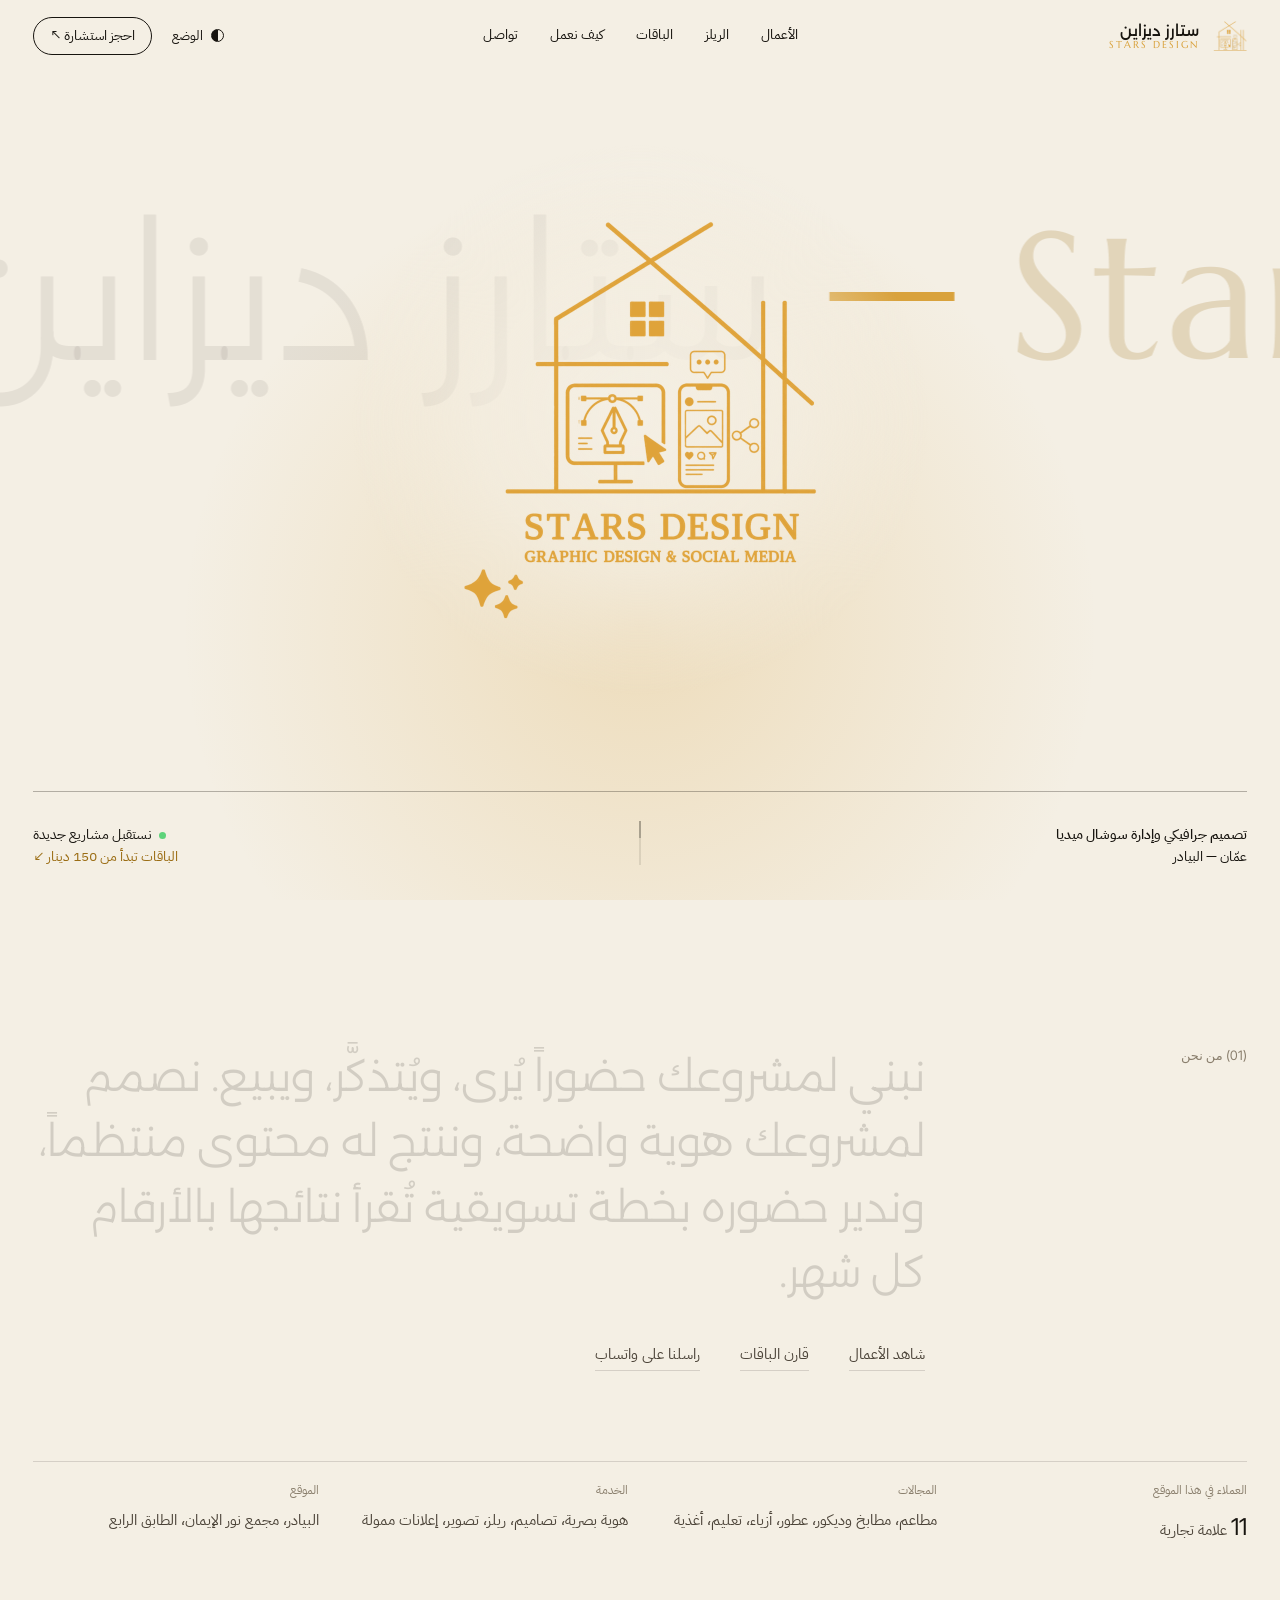
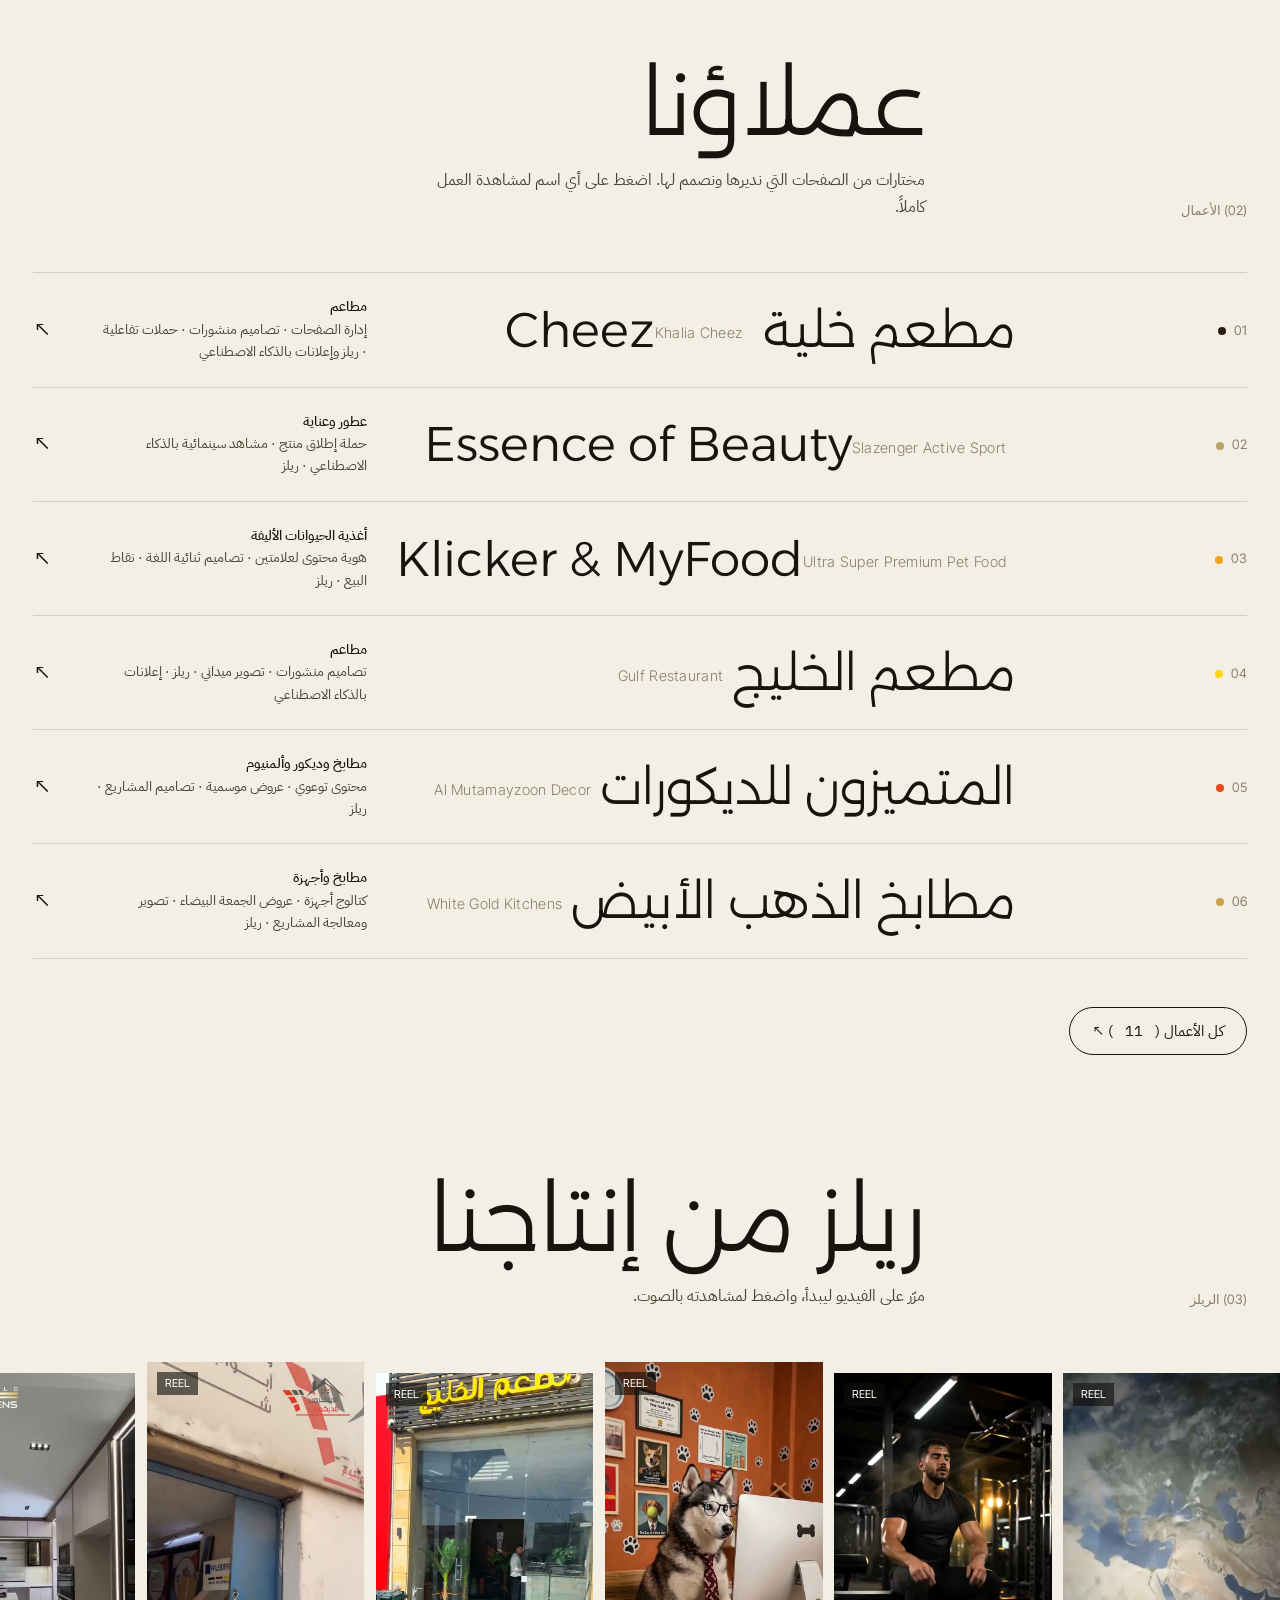
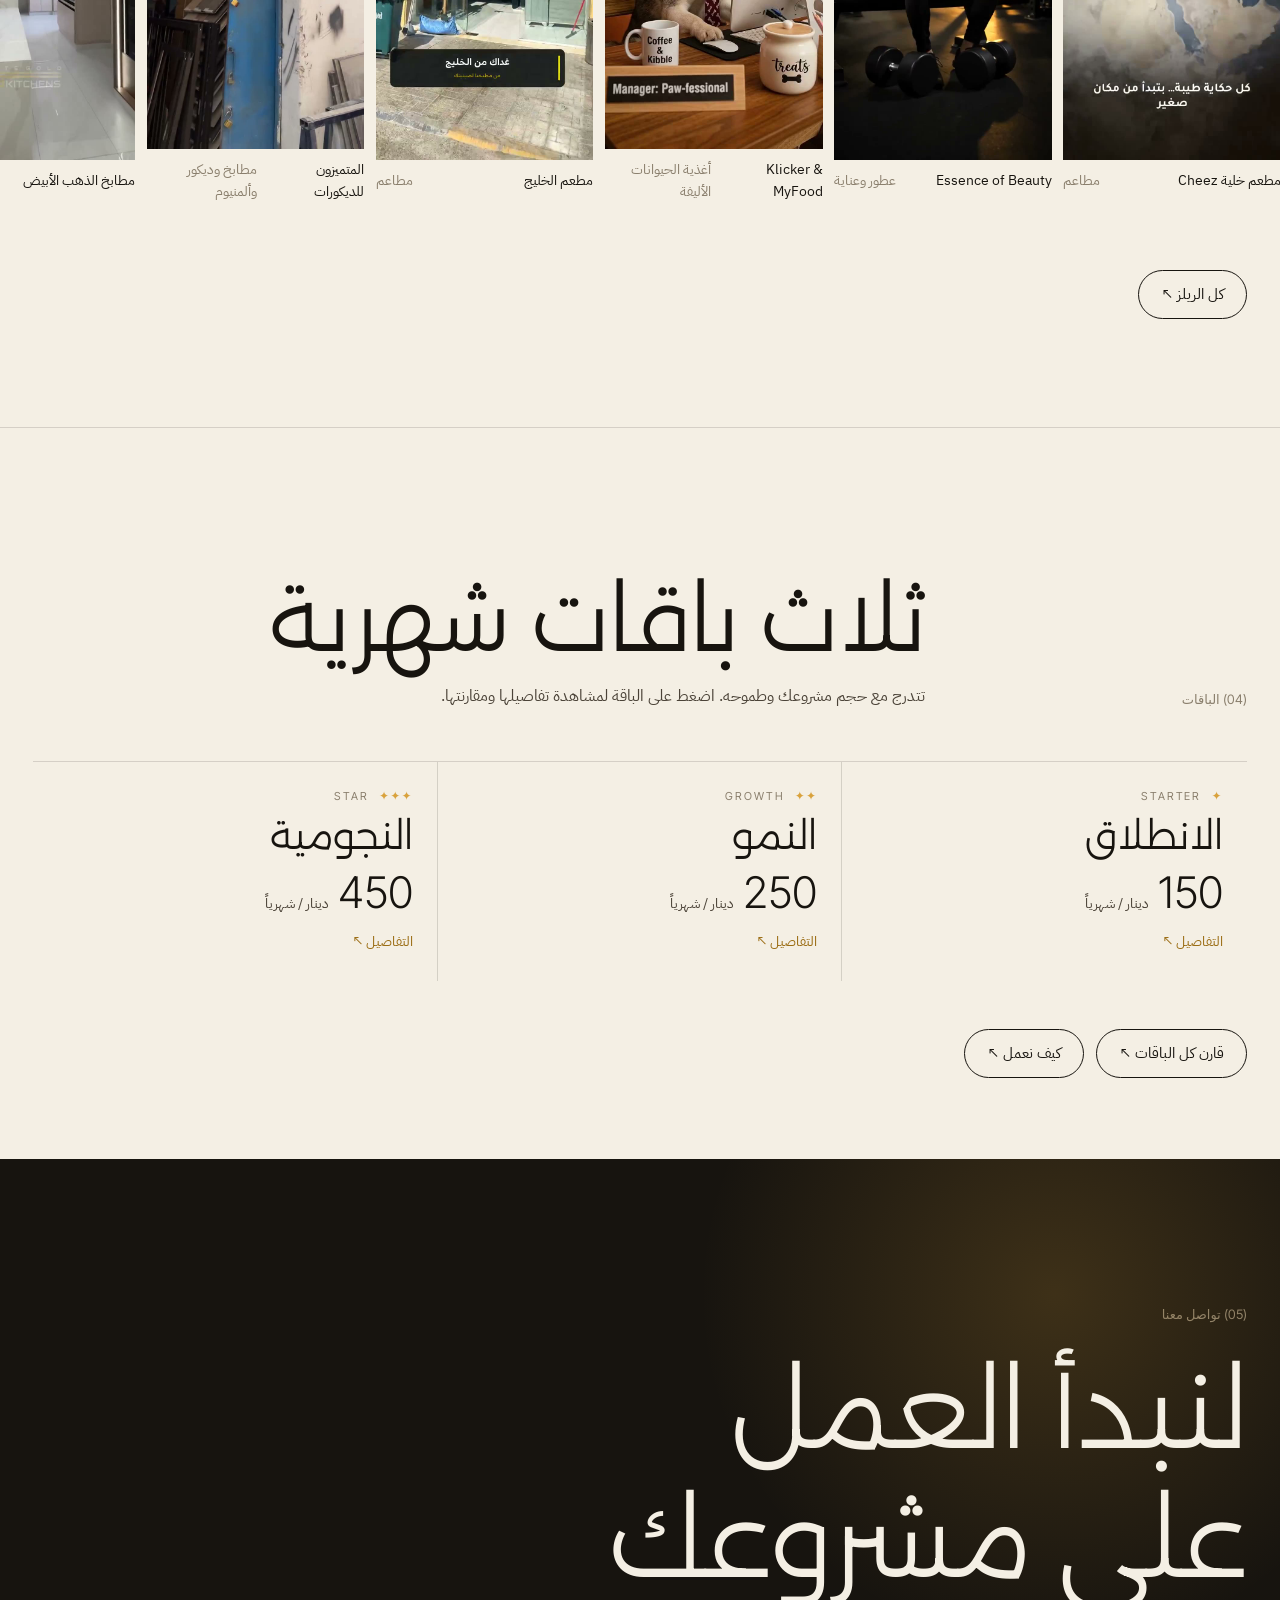
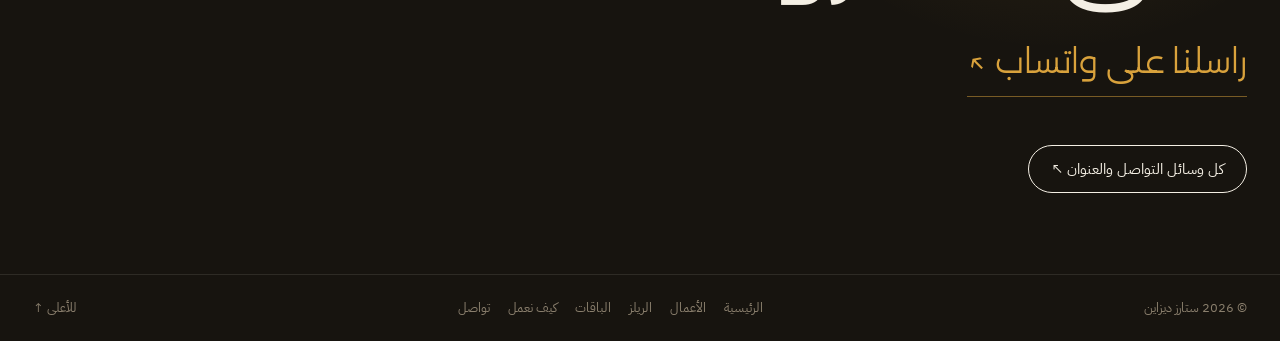
<file: index.html>
<!doctype html>
<html lang="ar" dir="rtl" data-theme="light">
<head>
  <meta charset="utf-8">
  <meta name="viewport" content="width=device-width, initial-scale=1">
  <title>ستارز ديزاين | تصميم جرافيكي وإدارة السوشال ميديا</title>
  <meta name="description" content="ستارز ديزاين — استوديو تصميم جرافيكي وإدارة صفحات التواصل الاجتماعي في البيادر، عمّان. هوية بصرية، تصاميم، ريلز، وحملات ممولة بباقات شهرية تبدأ من 150 دينار.">
  <meta property="og:title" content="ستارز ديزاين | Stars Design">
  <meta property="og:description" content="نبني لمشروعك حضوراً يُرى، ويُتذكَّر، ويبيع.">
  <meta property="og:image" content="assets/logo.png">
  <meta name="theme-color" content="#17140f">
  <link rel="icon" href="assets/icon.png">
  <link rel="preconnect" href="https://fonts.googleapis.com">
  <link rel="preconnect" href="https://fonts.gstatic.com" crossorigin>
  <link href="https://fonts.googleapis.com/css2?family=Alexandria:wght@300;400;500;600&family=IBM+Plex+Sans+Arabic:wght@300;400;500;600&family=Inter+Tight:wght@300;400;500&family=Marcellus&display=swap" rel="stylesheet">
  <link rel="stylesheet" href="style.css">
  <script>try{const t=localStorage.getItem('sd-theme');if(t)document.documentElement.dataset.theme=t}catch(e){}</script>
</head>
<body id="top">

<header class="hd" id="hd">
  <a href="index.html" class="brand" aria-label="ستارز ديزاين — الرئيسية">
    <img src="assets/icon.png" alt="" width="38" height="34">
    <span><b>ستارز ديزاين</b><small>STARS DESIGN</small></span>
  </a>
  <nav class="hd-nav" aria-label="القائمة الرئيسية">
    <a href="work.html">الأعمال</a>
    <a href="reels.html">الريلز</a>
    <a href="packages.html">الباقات</a>
    <a href="process.html">كيف نعمل</a>
    <a href="contact.html">تواصل</a>
  </nav>
  <div class="hd-end">
    <button class="theme-tg" id="themeTg" aria-label="تبديل الوضع الليلي"><i></i><span>الوضع</span></button>
    <a class="hd-cta" href="https://wa.me/962790741885" target="_blank" rel="noopener">احجز استشارة ↖</a>
    <button class="menu-btn" id="menuBtn" aria-label="القائمة" aria-expanded="false"><span></span><span></span></button>
  </div>
</header>

<div class="mm" id="mm" aria-hidden="true">
  <ul>
    <li><a href="index.html" style="--i:0" aria-current="page">الرئيسية <small>01</small></a></li>
    <li><a href="work.html" style="--i:1">الأعمال <small>02</small></a></li>
    <li><a href="reels.html" style="--i:2">الريلز <small>03</small></a></li>
    <li><a href="packages.html" style="--i:3">الباقات <small>04</small></a></li>
    <li><a href="process.html" style="--i:4">كيف نعمل <small>05</small></a></li>
    <li><a href="contact.html" style="--i:5">تواصل <small>06</small></a></li>
  </ul>
  <div class="mm-foot"><a href="tel:+962795423238" dir="ltr">0795423238</a><a href="https://instagram.com/stars_deesign" target="_blank" rel="noopener" dir="ltr">@stars_deesign</a></div>
</div>

<section class="hero">
  <div class="hero-glow" aria-hidden="true"></div>
  <div class="hero-mq" aria-hidden="true">
    <div class="mq"><div class="mq-track" id="heroMq"></div></div>
  </div>
  <div class="hero-logo"><img src="assets/logo.png" alt="شعار ستارز ديزاين" width="720" height="808"></div>
  <div class="hero-line" aria-hidden="true"></div>
  <div class="hero-bl">
    <b>تصميم جرافيكي وإدارة سوشال ميديا</b><br>عمّان — البيادر
  </div>
  <div class="hero-br">
    <span class="dot"></span> نستقبل مشاريع جديدة<br>
    <a href="packages.html">الباقات تبدأ من 150 دينار ↙</a>
  </div>
  <a href="#intro" class="scroll-cue" aria-label="انزل للأسفل"></a>
</section>

<main>

<section class="statement wrap" id="intro">
  <div class="two">
    <p class="k">(01) من نحن</p>
    <div>
      <p class="big" id="statement">نبني لمشروعك حضوراً يُرى، ويُتذكَّر، ويبيع. نصمم لمشروعك هوية واضحة، وننتج له محتوى منتظماً، وندير حضوره بخطة تسويقية تُقرأ نتائجها بالأرقام كل شهر.</p>
      <div class="sub">
        <a href="work.html">شاهد الأعمال</a>
        <a href="packages.html">قارن الباقات</a>
        <a href="https://wa.me/962790741885" target="_blank" rel="noopener">راسلنا على واتساب</a>
      </div>
    </div>
  </div>
  <dl class="facts">
    <div><dt>العملاء في هذا الموقع</dt><dd><b id="clientCount">11</b> علامة تجارية</dd></div>
    <div><dt>المجالات</dt><dd>مطاعم، مطابخ وديكور، عطور، أزياء، تعليم، أغذية</dd></div>
    <div><dt>الخدمة</dt><dd>هوية بصرية، تصاميم، ريلز، تصوير، إعلانات ممولة</dd></div>
    <div><dt>الموقع</dt><dd>البيادر، مجمع نور الإيمان، الطابق الرابع</dd></div>
  </dl>
</section>

<section class="index wrap" id="work">
  <div class="sec-head">
    <p class="k">(02) الأعمال</p>
    <div>
      <h2>عملاؤنا</h2>
      <p>مختارات من الصفحات التي نديرها ونصمم لها. اضغط على أي اسم لمشاهدة العمل كاملاً.</p>
    </div>
  </div>
  <ul class="wl" id="workList" data-limit="6"></ul>
  <div class="more"><a class="btn" href="work.html">كل الأعمال (<span class="js-count">11</span>) ↖</a></div>
</section>
<div class="wl-prev" id="wlPrev" aria-hidden="true"></div>

<section class="reels" id="reels">
  <div class="wrap">
    <div class="sec-head">
      <p class="k">(03) الريلز</p>
      <div>
        <h2>ريلز من إنتاجنا</h2>
        <p>مرّر على الفيديو ليبدأ، واضغط لمشاهدته بالصوت.</p>
      </div>
    </div>
  </div>
  <div class="reel-row" id="reelRow" data-limit="8"></div>
  <div class="more"><a class="btn" href="reels.html">كل الريلز ↖</a></div>
</section>

<section class="pk wrap" id="packages">
  <div class="sec-head">
    <p class="k">(04) الباقات</p>
    <div>
      <h2>ثلاث باقات شهرية</h2>
      <p>تتدرج مع حجم مشروعك وطموحه. اضغط على الباقة لمشاهدة تفاصيلها ومقارنتها.</p>
    </div>
  </div>
  <div class="mini-plans">
    <a href="packages.html#starter"><span class="plan-n">✦ <i>STARTER</i></span><h3>الانطلاق</h3><p class="price"><b>150</b> دينار / شهرياً</p><span class="go">التفاصيل ↖</span></a>
    <a href="packages.html#growth"><span class="plan-n">✦✦ <i>GROWTH</i></span><h3>النمو</h3><p class="price"><b>250</b> دينار / شهرياً</p><span class="go">التفاصيل ↖</span></a>
    <a href="packages.html#star"><span class="plan-n">✦✦✦ <i>STAR</i></span><h3>النجومية</h3><p class="price"><b>450</b> دينار / شهرياً</p><span class="go">التفاصيل ↖</span></a>
  </div>
  <div class="more"><a class="btn" href="packages.html">قارن كل الباقات ↖</a><a class="btn" href="process.html">كيف نعمل ↖</a></div>
</section>

<section class="contact" id="contact">
  <div class="wrap">
    <p class="k">(05) تواصل معنا</p>
    <h2>لنبدأ العمل<br>على مشروعك</h2>
    <a class="contact-big" href="https://wa.me/962790741885" target="_blank" rel="noopener">راسلنا على واتساب ↖</a>
    <div class="more"><a class="btn" href="contact.html">كل وسائل التواصل والعنوان ↖</a></div>
  </div>
</section>

</main>

<footer class="ft wrap">
  <span>© <span id="year">2026</span> ستارز ديزاين</span>
  <nav aria-label="روابط الموقع"><a href="index.html">الرئيسية</a><a href="work.html">الأعمال</a><a href="reels.html">الريلز</a><a href="packages.html">الباقات</a><a href="process.html">كيف نعمل</a><a href="contact.html">تواصل</a></nav>
  <a href="#top">للأعلى ↑</a>
</footer>

<a class="wa-float" href="https://wa.me/962790741885" target="_blank" rel="noopener" aria-label="واتساب">
  <svg viewBox="0 0 24 24" aria-hidden="true"><path d="M12 2a10 10 0 0 0-8.6 15.1L2 22l5-1.3A10 10 0 1 0 12 2Zm0 18.2a8.2 8.2 0 0 1-4.2-1.2l-.3-.2-3 .8.8-2.9-.2-.3A8.2 8.2 0 1 1 12 20.2Zm4.5-6.1c-.2-.1-1.5-.7-1.7-.8-.2-.1-.4-.1-.6.1l-.8 1c-.1.2-.3.2-.5.1a6.7 6.7 0 0 1-3.3-2.9c-.3-.4.2-.4.7-1.3.1-.2 0-.3 0-.4l-.8-1.8c-.2-.5-.4-.4-.6-.4h-.5a1 1 0 0 0-.7.3 2.9 2.9 0 0 0-.9 2.2 5 5 0 0 0 1.1 2.7 11.5 11.5 0 0 0 4.4 3.9c1.6.7 2.3.8 3.1.6.5-.1 1.5-.6 1.7-1.2.2-.6.2-1.1.2-1.2-.1-.1-.3-.2-.5-.3Z"/></svg>
</a>

<div class="lb" id="lb" hidden>
  <button class="lb-x" aria-label="إغلاق">×</button>
  <button class="lb-nav lb-prev" aria-label="السابق">→</button>
  <div class="lb-body" id="lbBody"></div>
  <button class="lb-nav lb-next" aria-label="التالي">←</button>
</div>

<script src="data.js"></script>
<script src="script.js"></script>
</body>
</html>
</file>
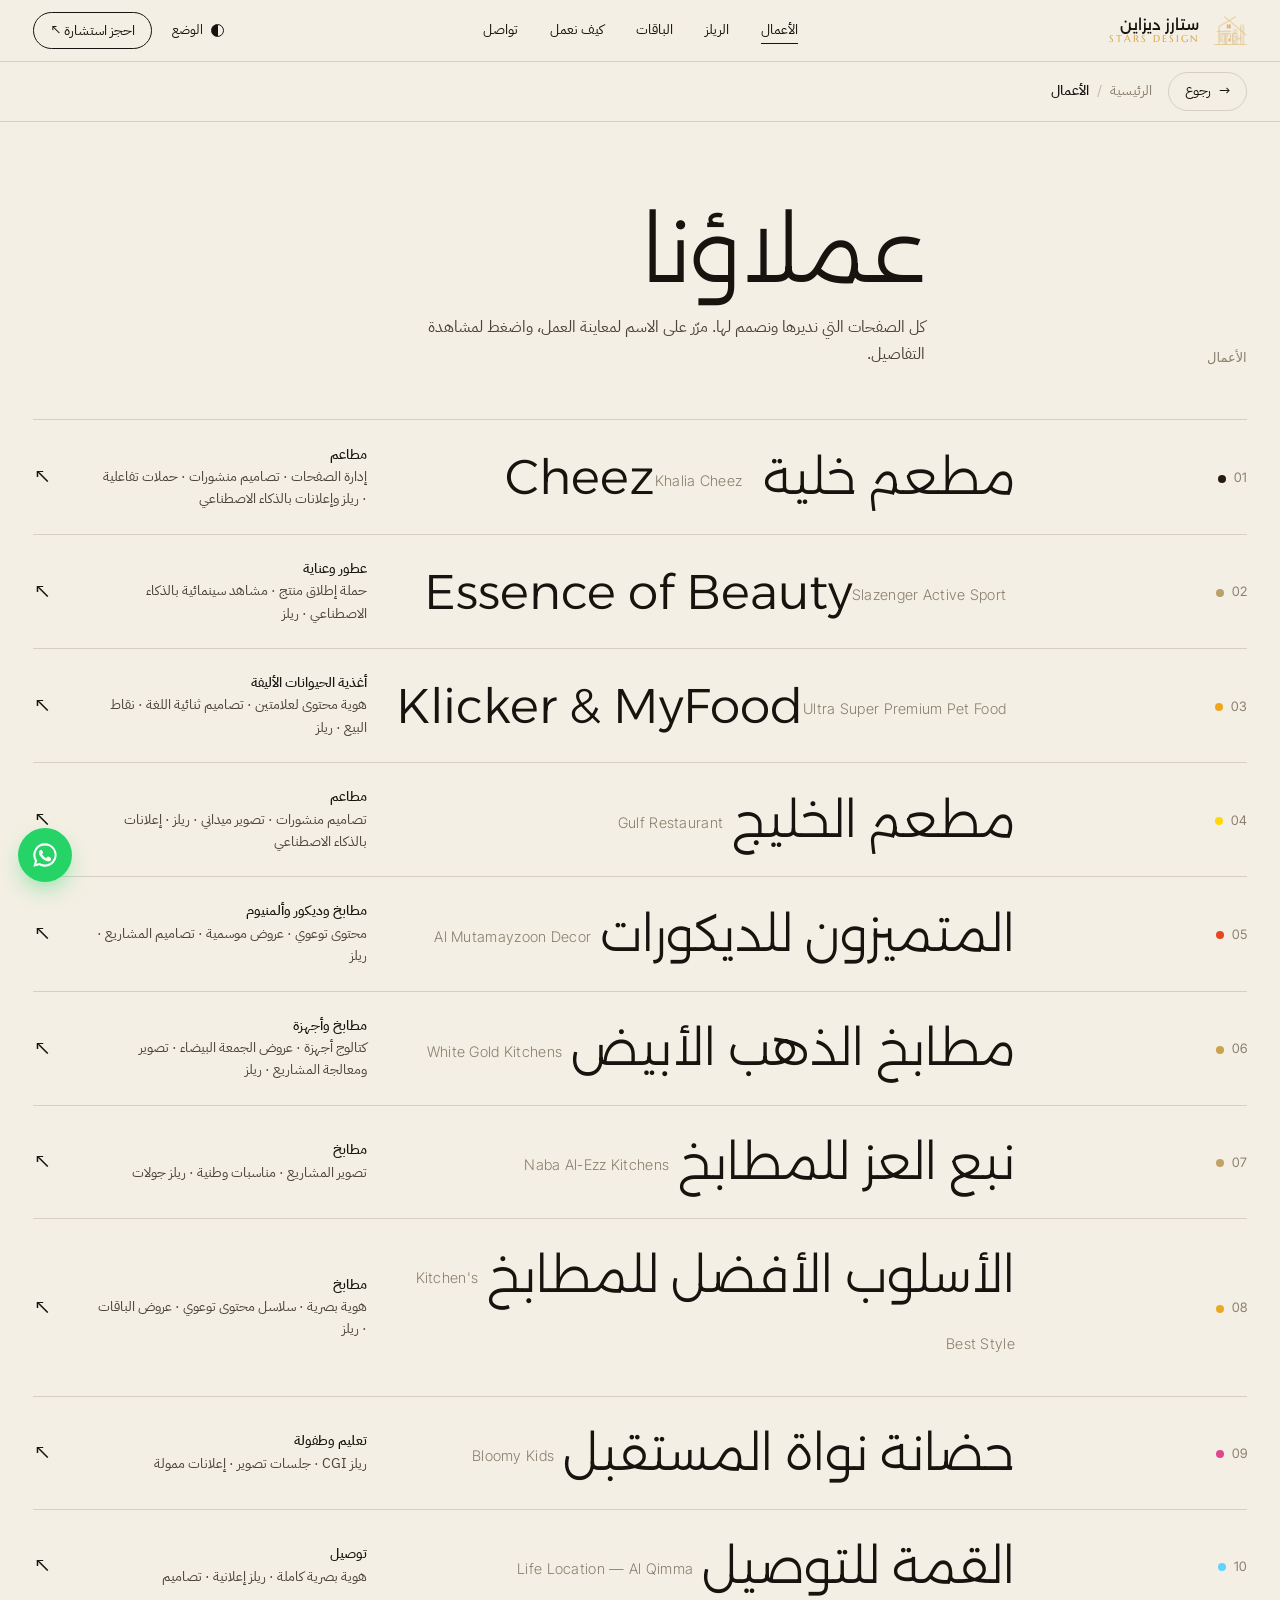
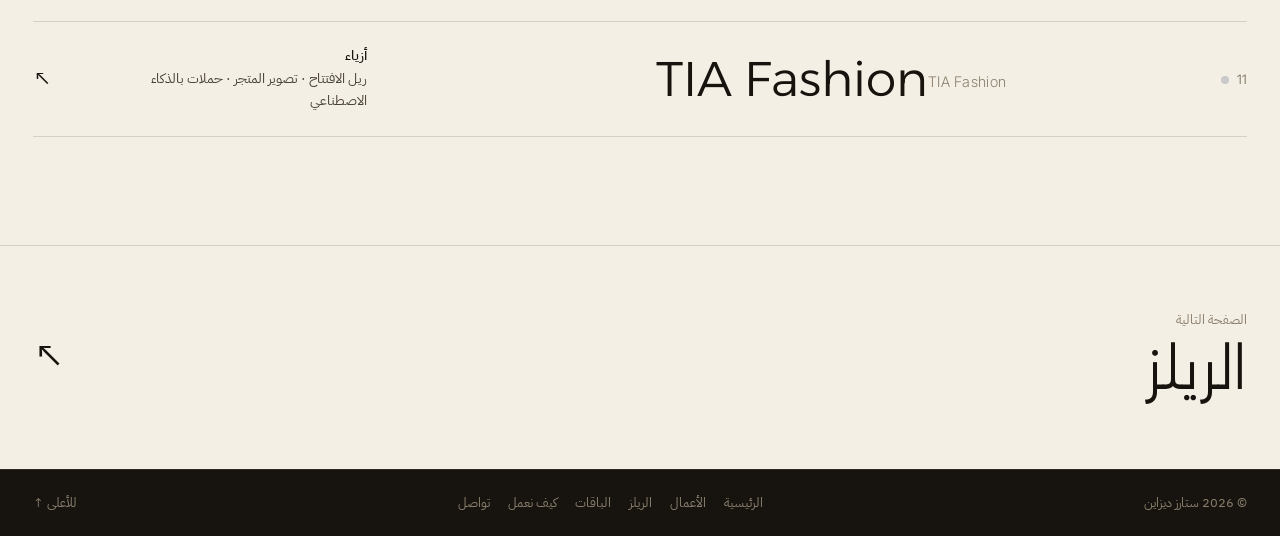
<file: client.html>
<!doctype html>
<html lang="ar" dir="rtl" data-theme="light">
<head>
  <meta charset="utf-8">
  <meta name="viewport" content="width=device-width, initial-scale=1">
  <title>عمل | ستارز ديزاين</title>
  <meta name="description" content="دراسة حالة من أعمال ستارز ديزاين.">
  <meta property="og:title" content="ستارز ديزاين | Stars Design">
  <meta property="og:description" content="نبني لمشروعك حضوراً يُرى، ويُتذكَّر، ويبيع.">
  <meta property="og:image" content="assets/logo.png">
  <meta name="theme-color" content="#17140f">
  <link rel="icon" href="assets/icon.png">
  <link rel="preconnect" href="https://fonts.googleapis.com">
  <link rel="preconnect" href="https://fonts.gstatic.com" crossorigin>
  <link href="https://fonts.googleapis.com/css2?family=Alexandria:wght@300;400;500;600&family=IBM+Plex+Sans+Arabic:wght@300;400;500;600&family=Inter+Tight:wght@300;400;500&family=Marcellus&display=swap" rel="stylesheet">
  <link rel="stylesheet" href="style.css">
  <script>try{const t=localStorage.getItem('sd-theme');if(t)document.documentElement.dataset.theme=t}catch(e){}</script>
</head>
<body id="top" class="inner">

<header class="hd solid" id="hd">
  <a href="index.html" class="brand" aria-label="ستارز ديزاين — الرئيسية">
    <img src="assets/icon.png" alt="" width="38" height="34">
    <span><b>ستارز ديزاين</b><small>STARS DESIGN</small></span>
  </a>
  <nav class="hd-nav" aria-label="القائمة الرئيسية">
    <a href="work.html">الأعمال</a>
    <a href="reels.html">الريلز</a>
    <a href="packages.html">الباقات</a>
    <a href="process.html">كيف نعمل</a>
    <a href="contact.html">تواصل</a>
  </nav>
  <div class="hd-end">
    <button class="theme-tg" id="themeTg" aria-label="تبديل الوضع الليلي"><i></i><span>الوضع</span></button>
    <a class="hd-cta" href="https://wa.me/962790741885" target="_blank" rel="noopener">احجز استشارة ↖</a>
    <button class="menu-btn" id="menuBtn" aria-label="القائمة" aria-expanded="false"><span></span><span></span></button>
  </div>
</header>

<div class="mm" id="mm" aria-hidden="true">
  <ul>
    <li><a href="index.html" style="--i:0">الرئيسية <small>01</small></a></li>
    <li><a href="work.html" style="--i:1">الأعمال <small>02</small></a></li>
    <li><a href="reels.html" style="--i:2">الريلز <small>03</small></a></li>
    <li><a href="packages.html" style="--i:3">الباقات <small>04</small></a></li>
    <li><a href="process.html" style="--i:4">كيف نعمل <small>05</small></a></li>
    <li><a href="contact.html" style="--i:5">تواصل <small>06</small></a></li>
  </ul>
  <div class="mm-foot"><a href="tel:+962795423238" dir="ltr">0795423238</a><a href="https://instagram.com/stars_deesign" target="_blank" rel="noopener" dir="ltr">@stars_deesign</a></div>
</div>

<main>
<div id="caseView"></div>
<nav class="case-nav" id="caseNav" aria-label="التنقل بين الأعمال"></nav>
</main>

<footer class="ft wrap">
  <span>© <span id="year">2026</span> ستارز ديزاين</span>
  <nav aria-label="روابط الموقع"><a href="index.html">الرئيسية</a><a href="work.html">الأعمال</a><a href="reels.html">الريلز</a><a href="packages.html">الباقات</a><a href="process.html">كيف نعمل</a><a href="contact.html">تواصل</a></nav>
  <a href="#top">للأعلى ↑</a>
</footer>

<a class="wa-float" href="https://wa.me/962790741885" target="_blank" rel="noopener" aria-label="واتساب">
  <svg viewBox="0 0 24 24" aria-hidden="true"><path d="M12 2a10 10 0 0 0-8.6 15.1L2 22l5-1.3A10 10 0 1 0 12 2Zm0 18.2a8.2 8.2 0 0 1-4.2-1.2l-.3-.2-3 .8.8-2.9-.2-.3A8.2 8.2 0 1 1 12 20.2Zm4.5-6.1c-.2-.1-1.5-.7-1.7-.8-.2-.1-.4-.1-.6.1l-.8 1c-.1.2-.3.2-.5.1a6.7 6.7 0 0 1-3.3-2.9c-.3-.4.2-.4.7-1.3.1-.2 0-.3 0-.4l-.8-1.8c-.2-.5-.4-.4-.6-.4h-.5a1 1 0 0 0-.7.3 2.9 2.9 0 0 0-.9 2.2 5 5 0 0 0 1.1 2.7 11.5 11.5 0 0 0 4.4 3.9c1.6.7 2.3.8 3.1.6.5-.1 1.5-.6 1.7-1.2.2-.6.2-1.1.2-1.2-.1-.1-.3-.2-.5-.3Z"/></svg>
</a>

<div class="lb" id="lb" hidden>
  <button class="lb-x" aria-label="إغلاق">×</button>
  <button class="lb-nav lb-prev" aria-label="السابق">→</button>
  <div class="lb-body" id="lbBody"></div>
  <button class="lb-nav lb-next" aria-label="التالي">←</button>
</div>

<script src="data.js"></script>
<script src="script.js"></script>
</body>
</html>
</file>
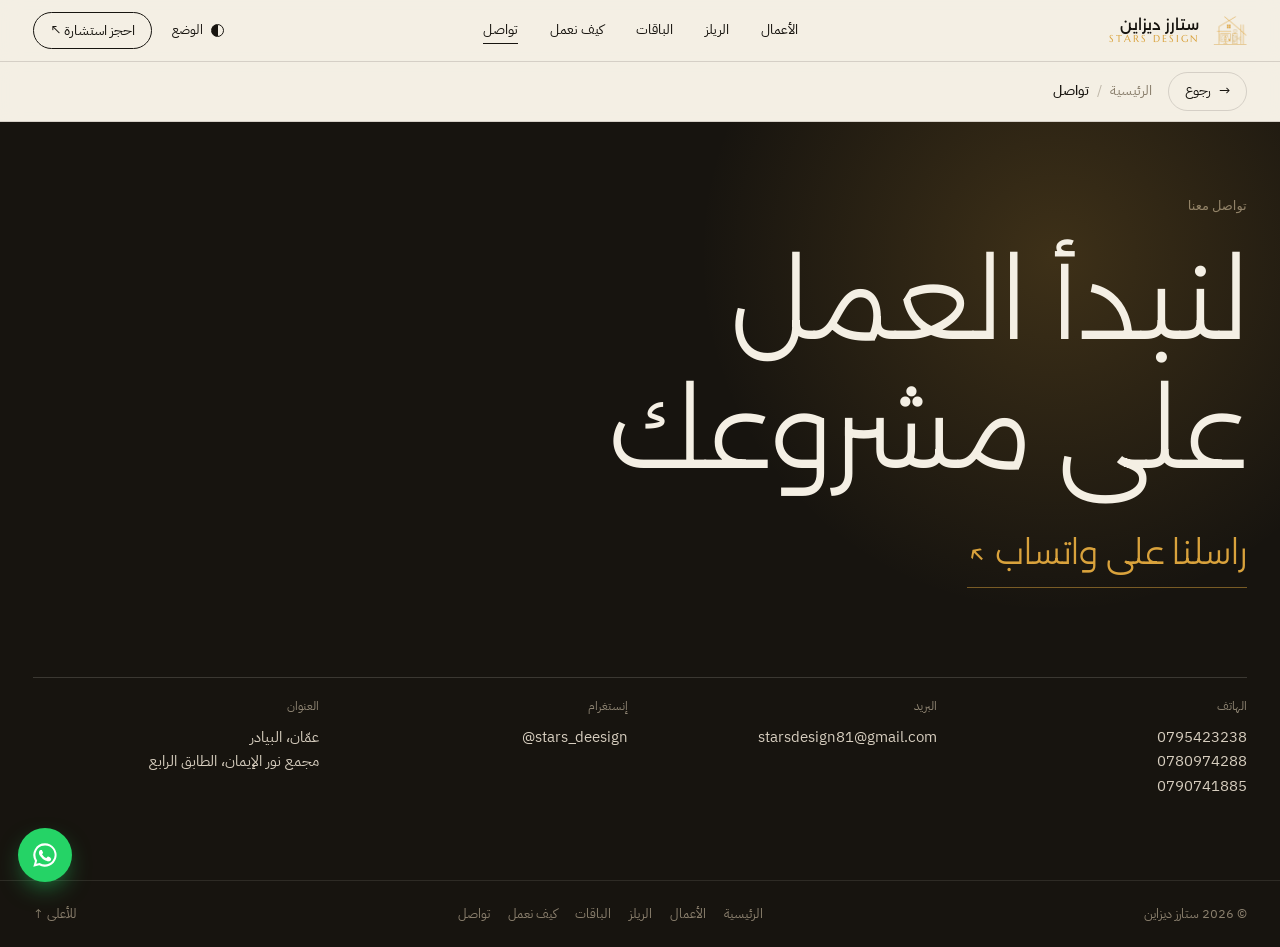
<file: contact.html>
<!doctype html>
<html lang="ar" dir="rtl" data-theme="light">
<head>
  <meta charset="utf-8">
  <meta name="viewport" content="width=device-width, initial-scale=1">
  <title>تواصل معنا | ستارز ديزاين</title>
  <meta name="description" content="تواصل مع ستارز ديزاين: هاتف، واتساب، إنستغرام، والعنوان في البيادر، عمّان.">
  <meta property="og:title" content="ستارز ديزاين | Stars Design">
  <meta property="og:description" content="نبني لمشروعك حضوراً يُرى، ويُتذكَّر، ويبيع.">
  <meta property="og:image" content="assets/logo.png">
  <meta name="theme-color" content="#17140f">
  <link rel="icon" href="assets/icon.png">
  <link rel="preconnect" href="https://fonts.googleapis.com">
  <link rel="preconnect" href="https://fonts.gstatic.com" crossorigin>
  <link href="https://fonts.googleapis.com/css2?family=Alexandria:wght@300;400;500;600&family=IBM+Plex+Sans+Arabic:wght@300;400;500;600&family=Inter+Tight:wght@300;400;500&family=Marcellus&display=swap" rel="stylesheet">
  <link rel="stylesheet" href="style.css">
  <script>try{const t=localStorage.getItem('sd-theme');if(t)document.documentElement.dataset.theme=t}catch(e){}</script>
</head>
<body id="top" class="inner">

<header class="hd solid" id="hd">
  <a href="index.html" class="brand" aria-label="ستارز ديزاين — الرئيسية">
    <img src="assets/icon.png" alt="" width="38" height="34">
    <span><b>ستارز ديزاين</b><small>STARS DESIGN</small></span>
  </a>
  <nav class="hd-nav" aria-label="القائمة الرئيسية">
    <a href="work.html">الأعمال</a>
    <a href="reels.html">الريلز</a>
    <a href="packages.html">الباقات</a>
    <a href="process.html">كيف نعمل</a>
    <a href="contact.html" class="is-cur" aria-current="page">تواصل</a>
  </nav>
  <div class="hd-end">
    <button class="theme-tg" id="themeTg" aria-label="تبديل الوضع الليلي"><i></i><span>الوضع</span></button>
    <a class="hd-cta" href="https://wa.me/962790741885" target="_blank" rel="noopener">احجز استشارة ↖</a>
    <button class="menu-btn" id="menuBtn" aria-label="القائمة" aria-expanded="false"><span></span><span></span></button>
  </div>
</header>

<div class="mm" id="mm" aria-hidden="true">
  <ul>
    <li><a href="index.html" style="--i:0">الرئيسية <small>01</small></a></li>
    <li><a href="work.html" style="--i:1">الأعمال <small>02</small></a></li>
    <li><a href="reels.html" style="--i:2">الريلز <small>03</small></a></li>
    <li><a href="packages.html" style="--i:3">الباقات <small>04</small></a></li>
    <li><a href="process.html" style="--i:4">كيف نعمل <small>05</small></a></li>
    <li><a href="contact.html" style="--i:5" aria-current="page">تواصل <small>06</small></a></li>
  </ul>
  <div class="mm-foot"><a href="tel:+962795423238" dir="ltr">0795423238</a><a href="https://instagram.com/stars_deesign" target="_blank" rel="noopener" dir="ltr">@stars_deesign</a></div>
</div>

<main>
<section class="contact page-first" id="contact">
  <div class="wrap">
    <p class="k">تواصل معنا</p>
    <h2>لنبدأ العمل<br>على مشروعك</h2>
    <a class="contact-big" href="https://wa.me/962790741885" target="_blank" rel="noopener">راسلنا على واتساب ↖</a>
    <dl class="facts">
      <div><dt>الهاتف</dt><dd><a href="tel:+962795423238" dir="ltr">0795423238</a><br><a href="tel:+962780974288" dir="ltr">0780974288</a><br><a href="tel:+962790741885" dir="ltr">0790741885</a></dd></div>
      <div><dt>البريد</dt><dd><a href="mailto:starsdesign81@gmail.com">starsdesign81@gmail.com</a></dd></div>
      <div><dt>إنستغرام</dt><dd><a href="https://instagram.com/stars_deesign" target="_blank" rel="noopener" dir="ltr">@stars_deesign</a></dd></div>
      <div><dt>العنوان</dt><dd>عمّان، البيادر<br>مجمع نور الإيمان، الطابق الرابع</dd></div>
    </dl>
  </div>
</section>
</main>

<footer class="ft wrap">
  <span>© <span id="year">2026</span> ستارز ديزاين</span>
  <nav aria-label="روابط الموقع"><a href="index.html">الرئيسية</a><a href="work.html">الأعمال</a><a href="reels.html">الريلز</a><a href="packages.html">الباقات</a><a href="process.html">كيف نعمل</a><a href="contact.html">تواصل</a></nav>
  <a href="#top">للأعلى ↑</a>
</footer>

<a class="wa-float" href="https://wa.me/962790741885" target="_blank" rel="noopener" aria-label="واتساب">
  <svg viewBox="0 0 24 24" aria-hidden="true"><path d="M12 2a10 10 0 0 0-8.6 15.1L2 22l5-1.3A10 10 0 1 0 12 2Zm0 18.2a8.2 8.2 0 0 1-4.2-1.2l-.3-.2-3 .8.8-2.9-.2-.3A8.2 8.2 0 1 1 12 20.2Zm4.5-6.1c-.2-.1-1.5-.7-1.7-.8-.2-.1-.4-.1-.6.1l-.8 1c-.1.2-.3.2-.5.1a6.7 6.7 0 0 1-3.3-2.9c-.3-.4.2-.4.7-1.3.1-.2 0-.3 0-.4l-.8-1.8c-.2-.5-.4-.4-.6-.4h-.5a1 1 0 0 0-.7.3 2.9 2.9 0 0 0-.9 2.2 5 5 0 0 0 1.1 2.7 11.5 11.5 0 0 0 4.4 3.9c1.6.7 2.3.8 3.1.6.5-.1 1.5-.6 1.7-1.2.2-.6.2-1.1.2-1.2-.1-.1-.3-.2-.5-.3Z"/></svg>
</a>

<script src="data.js"></script>
<script src="script.js"></script>
</body>
</html>
</file>
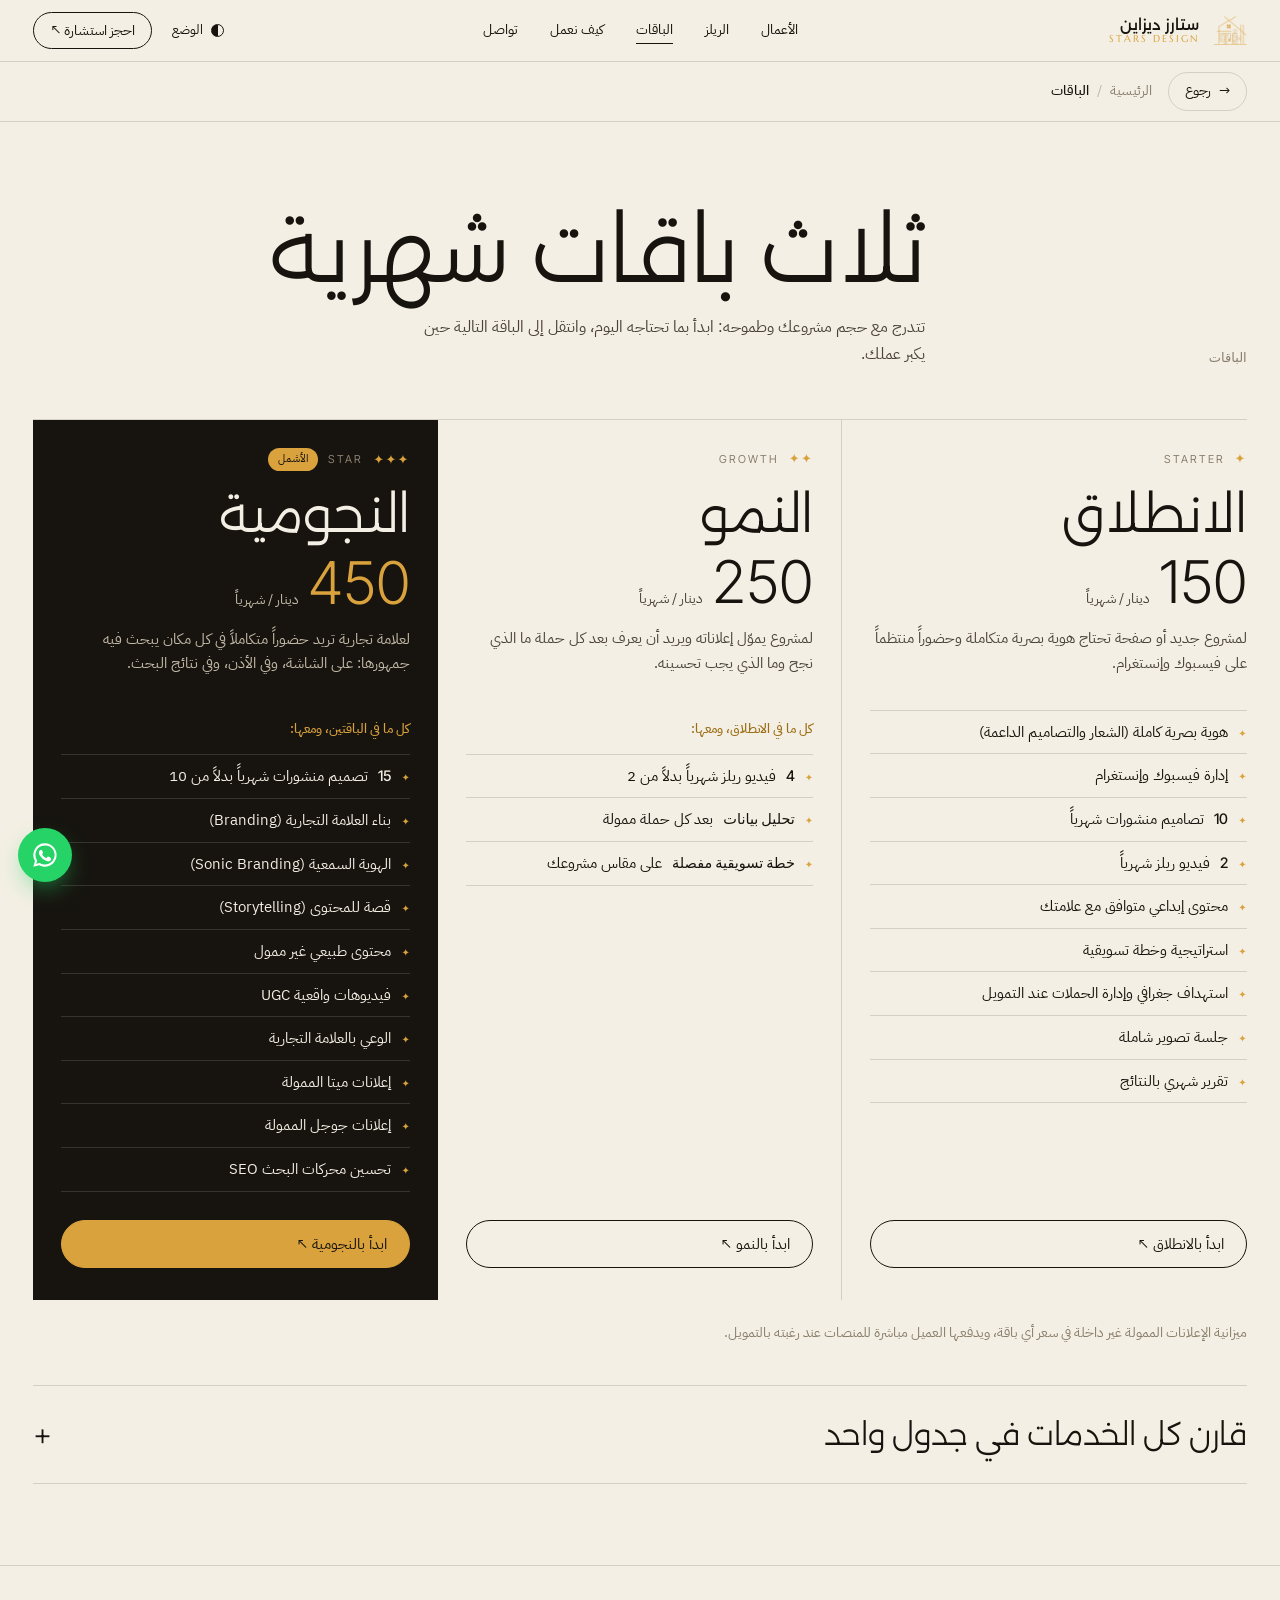
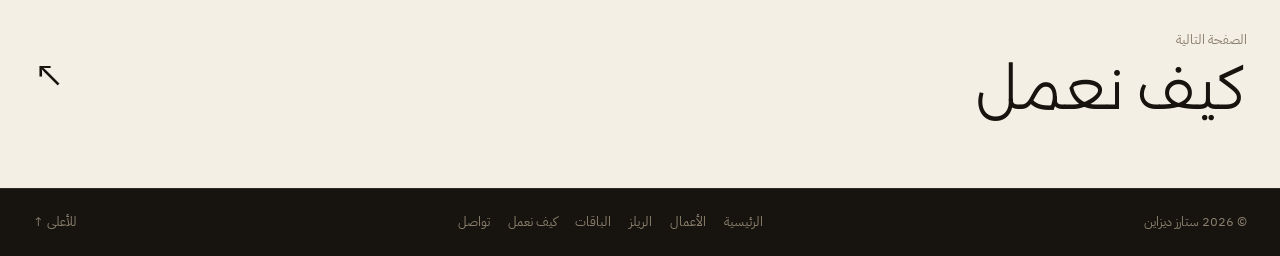
<file: packages.html>
<!doctype html>
<html lang="ar" dir="rtl" data-theme="light">
<head>
  <meta charset="utf-8">
  <meta name="viewport" content="width=device-width, initial-scale=1">
  <title>الباقات | ستارز ديزاين</title>
  <meta name="description" content="باقات ستارز ديزاين الشهرية: الانطلاق 150، النمو 250، النجومية 450 دينار.">
  <meta property="og:title" content="ستارز ديزاين | Stars Design">
  <meta property="og:description" content="نبني لمشروعك حضوراً يُرى، ويُتذكَّر، ويبيع.">
  <meta property="og:image" content="assets/logo.png">
  <meta name="theme-color" content="#17140f">
  <link rel="icon" href="assets/icon.png">
  <link rel="preconnect" href="https://fonts.googleapis.com">
  <link rel="preconnect" href="https://fonts.gstatic.com" crossorigin>
  <link href="https://fonts.googleapis.com/css2?family=Alexandria:wght@300;400;500;600&family=IBM+Plex+Sans+Arabic:wght@300;400;500;600&family=Inter+Tight:wght@300;400;500&family=Marcellus&display=swap" rel="stylesheet">
  <link rel="stylesheet" href="style.css">
  <script>try{const t=localStorage.getItem('sd-theme');if(t)document.documentElement.dataset.theme=t}catch(e){}</script>
</head>
<body id="top" class="inner">

<header class="hd solid" id="hd">
  <a href="index.html" class="brand" aria-label="ستارز ديزاين — الرئيسية">
    <img src="assets/icon.png" alt="" width="38" height="34">
    <span><b>ستارز ديزاين</b><small>STARS DESIGN</small></span>
  </a>
  <nav class="hd-nav" aria-label="القائمة الرئيسية">
    <a href="work.html">الأعمال</a>
    <a href="reels.html">الريلز</a>
    <a href="packages.html" class="is-cur" aria-current="page">الباقات</a>
    <a href="process.html">كيف نعمل</a>
    <a href="contact.html">تواصل</a>
  </nav>
  <div class="hd-end">
    <button class="theme-tg" id="themeTg" aria-label="تبديل الوضع الليلي"><i></i><span>الوضع</span></button>
    <a class="hd-cta" href="https://wa.me/962790741885" target="_blank" rel="noopener">احجز استشارة ↖</a>
    <button class="menu-btn" id="menuBtn" aria-label="القائمة" aria-expanded="false"><span></span><span></span></button>
  </div>
</header>

<div class="mm" id="mm" aria-hidden="true">
  <ul>
    <li><a href="index.html" style="--i:0">الرئيسية <small>01</small></a></li>
    <li><a href="work.html" style="--i:1">الأعمال <small>02</small></a></li>
    <li><a href="reels.html" style="--i:2">الريلز <small>03</small></a></li>
    <li><a href="packages.html" style="--i:3" aria-current="page">الباقات <small>04</small></a></li>
    <li><a href="process.html" style="--i:4">كيف نعمل <small>05</small></a></li>
    <li><a href="contact.html" style="--i:5">تواصل <small>06</small></a></li>
  </ul>
  <div class="mm-foot"><a href="tel:+962795423238" dir="ltr">0795423238</a><a href="https://instagram.com/stars_deesign" target="_blank" rel="noopener" dir="ltr">@stars_deesign</a></div>
</div>

<main>
<section class="pk wrap page-first" id="packages">
  <div class="sec-head">
    <p class="k">الباقات</p>
    <div>
      <h2>ثلاث باقات شهرية</h2>
      <p>تتدرج مع حجم مشروعك وطموحه: ابدأ بما تحتاجه اليوم، وانتقل إلى الباقة التالية حين يكبر عملك.</p>
    </div>
  </div>

  <div class="plans">
    <article class="plan" id="starter">
      <header>
        <span class="plan-n">✦ <i>STARTER</i></span>
        <h3>الانطلاق</h3>
        <p class="price"><b>150</b> دينار / شهرياً</p>
        <p class="for">لمشروع جديد أو صفحة تحتاج هوية بصرية متكاملة وحضوراً منتظماً على فيسبوك وإنستغرام.</p>
      </header>
      <ul>
        <li>هوية بصرية كاملة (الشعار والتصاميم الداعمة)</li>
        <li>إدارة فيسبوك وإنستغرام</li>
        <li><b>10</b> تصاميم منشورات شهرياً</li>
        <li><b>2</b> فيديو ريلز شهرياً</li>
        <li>محتوى إبداعي متوافق مع علامتك</li>
        <li>استراتيجية وخطة تسويقية</li>
        <li>استهداف جغرافي وإدارة الحملات عند التمويل</li>
        <li>جلسة تصوير شاملة</li>
        <li>تقرير شهري بالنتائج</li>
      </ul>
      <a class="btn" target="_blank" rel="noopener" href="https://wa.me/962790741885?text=%D9%85%D8%B1%D8%AD%D8%A8%D8%A7%D9%8B%D8%8C%20%D8%A3%D8%B1%D9%8A%D8%AF%20%D8%A7%D9%84%D8%A7%D8%B4%D8%AA%D8%B1%D8%A7%D9%83%20%D9%81%D9%8A%20%D8%A8%D8%A7%D9%82%D8%A9%20%D8%A7%D9%84%D8%A7%D9%86%D8%B7%D9%84%D8%A7%D9%82">ابدأ بالانطلاق ↖</a>
    </article>

    <article class="plan" id="growth">
      <header>
        <span class="plan-n">✦✦ <i>GROWTH</i></span>
        <h3>النمو</h3>
        <p class="price"><b>250</b> دينار / شهرياً</p>
        <p class="for">لمشروع يموّل إعلاناته ويريد أن يعرف بعد كل حملة ما الذي نجح وما الذي يجب تحسينه.</p>
      </header>
      <p class="inherit">كل ما في الانطلاق، ومعها:</p>
      <ul>
        <li><b>4</b> فيديو ريلز شهرياً بدلاً من 2</li>
        <li><b>تحليل بيانات</b> بعد كل حملة ممولة</li>
        <li><b>خطة تسويقية مفصلة</b> على مقاس مشروعك</li>
      </ul>
      <a class="btn" target="_blank" rel="noopener" href="https://wa.me/962790741885?text=%D9%85%D8%B1%D8%AD%D8%A8%D8%A7%D9%8B%D8%8C%20%D8%A3%D8%B1%D9%8A%D8%AF%20%D8%A7%D9%84%D8%A7%D8%B4%D8%AA%D8%B1%D8%A7%D9%83%20%D9%81%D9%8A%20%D8%A8%D8%A7%D9%82%D8%A9%20%D8%A7%D9%84%D9%86%D9%85%D9%88">ابدأ بالنمو ↖</a>
    </article>

    <article class="plan plan-star" id="star">
      <header>
        <span class="plan-n">✦✦✦ <i>STAR</i> <em>الأشمل</em></span>
        <h3>النجومية</h3>
        <p class="price"><b>450</b> دينار / شهرياً</p>
        <p class="for">لعلامة تجارية تريد حضوراً متكاملاً في كل مكان يبحث فيه جمهورها: على الشاشة، وفي الأذن، وفي نتائج البحث.</p>
      </header>
      <p class="inherit">كل ما في الباقتين، ومعها:</p>
      <ul>
        <li><b>15</b> تصميم منشورات شهرياً بدلاً من 10</li>
        <li>بناء العلامة التجارية (Branding)</li>
        <li>الهوية السمعية (Sonic Branding)</li>
        <li>قصة للمحتوى (Storytelling)</li>
        <li>محتوى طبيعي غير ممول</li>
        <li>فيديوهات واقعية UGC</li>
        <li>الوعي بالعلامة التجارية</li>
        <li>إعلانات ميتا الممولة</li>
        <li>إعلانات جوجل الممولة</li>
        <li>تحسين محركات البحث SEO</li>
      </ul>
      <a class="btn btn-gold" target="_blank" rel="noopener" href="https://wa.me/962790741885?text=%D9%85%D8%B1%D8%AD%D8%A8%D8%A7%D9%8B%D8%8C%20%D8%A3%D8%B1%D9%8A%D8%AF%20%D8%A7%D9%84%D8%A7%D8%B4%D8%AA%D8%B1%D8%A7%D9%83%20%D9%81%D9%8A%20%D8%A8%D8%A7%D9%82%D8%A9%20%D8%A7%D9%84%D9%86%D8%AC%D9%88%D9%85%D9%8A%D8%A9">ابدأ بالنجومية ↖</a>
    </article>
  </div>

  <p class="note">ميزانية الإعلانات الممولة غير داخلة في سعر أي باقة، ويدفعها العميل مباشرة للمنصات عند رغبته بالتمويل.</p>

  <details class="compare">
    <summary><span>قارن كل الخدمات في جدول واحد</span><i>+</i></summary>
    <div class="compare-wrap">
      <table>
        <thead>
          <tr><th>الخدمة</th><th>الانطلاق<small>150</small></th><th>النمو<small>250</small></th><th>النجومية<small>450</small></th></tr>
        </thead>
        <tbody>
          <tr class="grp"><td colspan="4">الهوية والمحتوى</td></tr>
          <tr><td>هوية بصرية كاملة (الشعار والتصاميم الداعمة)</td><td>✦</td><td>✦</td><td>✦</td></tr>
          <tr><td>تصاميم منشورات شهرياً (فيسبوك وإنستغرام)</td><td>10</td><td>10</td><td>15</td></tr>
          <tr><td>فيديوهات ريلز شهرياً</td><td>2</td><td>4</td><td>4</td></tr>
          <tr><td>محتوى إبداعي متوافق مع استراتيجية العلامة</td><td>✦</td><td>✦</td><td>✦</td></tr>
          <tr><td>جلسة تصوير شاملة</td><td>✦</td><td>✦</td><td>✦</td></tr>
          <tr class="grp"><td colspan="4">التخطيط والتحليل</td></tr>
          <tr><td>استراتيجية تسويقية لديمومة العمل</td><td>✦</td><td>✦</td><td>✦</td></tr>
          <tr><td>خطة تسويقية وقراءة مؤشرات النمو والتراجع</td><td>✦</td><td>✦</td><td>✦</td></tr>
          <tr><td>خطة تسويقية مفصلة حسب طبيعة المشروع</td><td class="no">—</td><td>✦</td><td>✦</td></tr>
          <tr><td>تحليل بيانات بعد كل حملة ممولة</td><td class="no">—</td><td>✦</td><td>✦</td></tr>
          <tr><td>تقرير شهري بالإنجازات والنتائج</td><td>✦</td><td>✦</td><td>✦</td></tr>
          <tr class="grp"><td colspan="4">الإعلانات والبحث</td></tr>
          <tr><td>استهداف جغرافي لموقع المنشأة عند التمويل</td><td>✦</td><td>✦</td><td>✦</td></tr>
          <tr><td>إدارة الحملات الإعلانية عند التمويل</td><td>✦</td><td>✦</td><td>✦</td></tr>
          <tr><td>إعلانات ميتا (فيسبوك، إنستغرام، ماسنجر، واتساب)</td><td class="no">—</td><td class="no">—</td><td>✦</td></tr>
          <tr><td>إعلانات جوجل (البحث، يوتيوب، الخرائط، المواقع)</td><td class="no">—</td><td class="no">—</td><td>✦</td></tr>
          <tr><td>تحسين محركات البحث SEO</td><td class="no">—</td><td class="no">—</td><td>✦</td></tr>
          <tr class="grp"><td colspan="4">بناء العلامة التجارية</td></tr>
          <tr><td>بناء العلامة التجارية (Branding)</td><td class="no">—</td><td class="no">—</td><td>✦</td></tr>
          <tr><td>الهوية السمعية (Sonic Branding)</td><td class="no">—</td><td class="no">—</td><td>✦</td></tr>
          <tr><td>قصة للمحتوى (Storytelling)</td><td class="no">—</td><td class="no">—</td><td>✦</td></tr>
          <tr><td>محتوى طبيعي غير ممول (Organic)</td><td class="no">—</td><td class="no">—</td><td>✦</td></tr>
          <tr><td>فيديوهات واقعية (UGC)</td><td class="no">—</td><td class="no">—</td><td>✦</td></tr>
          <tr><td>الوعي بالعلامة التجارية (Brand Awareness)</td><td class="no">—</td><td class="no">—</td><td>✦</td></tr>
        </tbody>
        <tfoot><tr><td>عدد الخدمات</td><td>10</td><td>12</td><td>21</td></tr></tfoot>
      </table>
    </div>
  </details>
</section>
<a class="next-pg" href="process.html"><span><small>الصفحة التالية</small><b>كيف نعمل</b></span><span class="ar">↖</span></a>
</main>

<footer class="ft wrap">
  <span>© <span id="year">2026</span> ستارز ديزاين</span>
  <nav aria-label="روابط الموقع"><a href="index.html">الرئيسية</a><a href="work.html">الأعمال</a><a href="reels.html">الريلز</a><a href="packages.html">الباقات</a><a href="process.html">كيف نعمل</a><a href="contact.html">تواصل</a></nav>
  <a href="#top">للأعلى ↑</a>
</footer>

<a class="wa-float" href="https://wa.me/962790741885" target="_blank" rel="noopener" aria-label="واتساب">
  <svg viewBox="0 0 24 24" aria-hidden="true"><path d="M12 2a10 10 0 0 0-8.6 15.1L2 22l5-1.3A10 10 0 1 0 12 2Zm0 18.2a8.2 8.2 0 0 1-4.2-1.2l-.3-.2-3 .8.8-2.9-.2-.3A8.2 8.2 0 1 1 12 20.2Zm4.5-6.1c-.2-.1-1.5-.7-1.7-.8-.2-.1-.4-.1-.6.1l-.8 1c-.1.2-.3.2-.5.1a6.7 6.7 0 0 1-3.3-2.9c-.3-.4.2-.4.7-1.3.1-.2 0-.3 0-.4l-.8-1.8c-.2-.5-.4-.4-.6-.4h-.5a1 1 0 0 0-.7.3 2.9 2.9 0 0 0-.9 2.2 5 5 0 0 0 1.1 2.7 11.5 11.5 0 0 0 4.4 3.9c1.6.7 2.3.8 3.1.6.5-.1 1.5-.6 1.7-1.2.2-.6.2-1.1.2-1.2-.1-.1-.3-.2-.5-.3Z"/></svg>
</a>

<script src="data.js"></script>
<script src="script.js"></script>
</body>
</html>
</file>
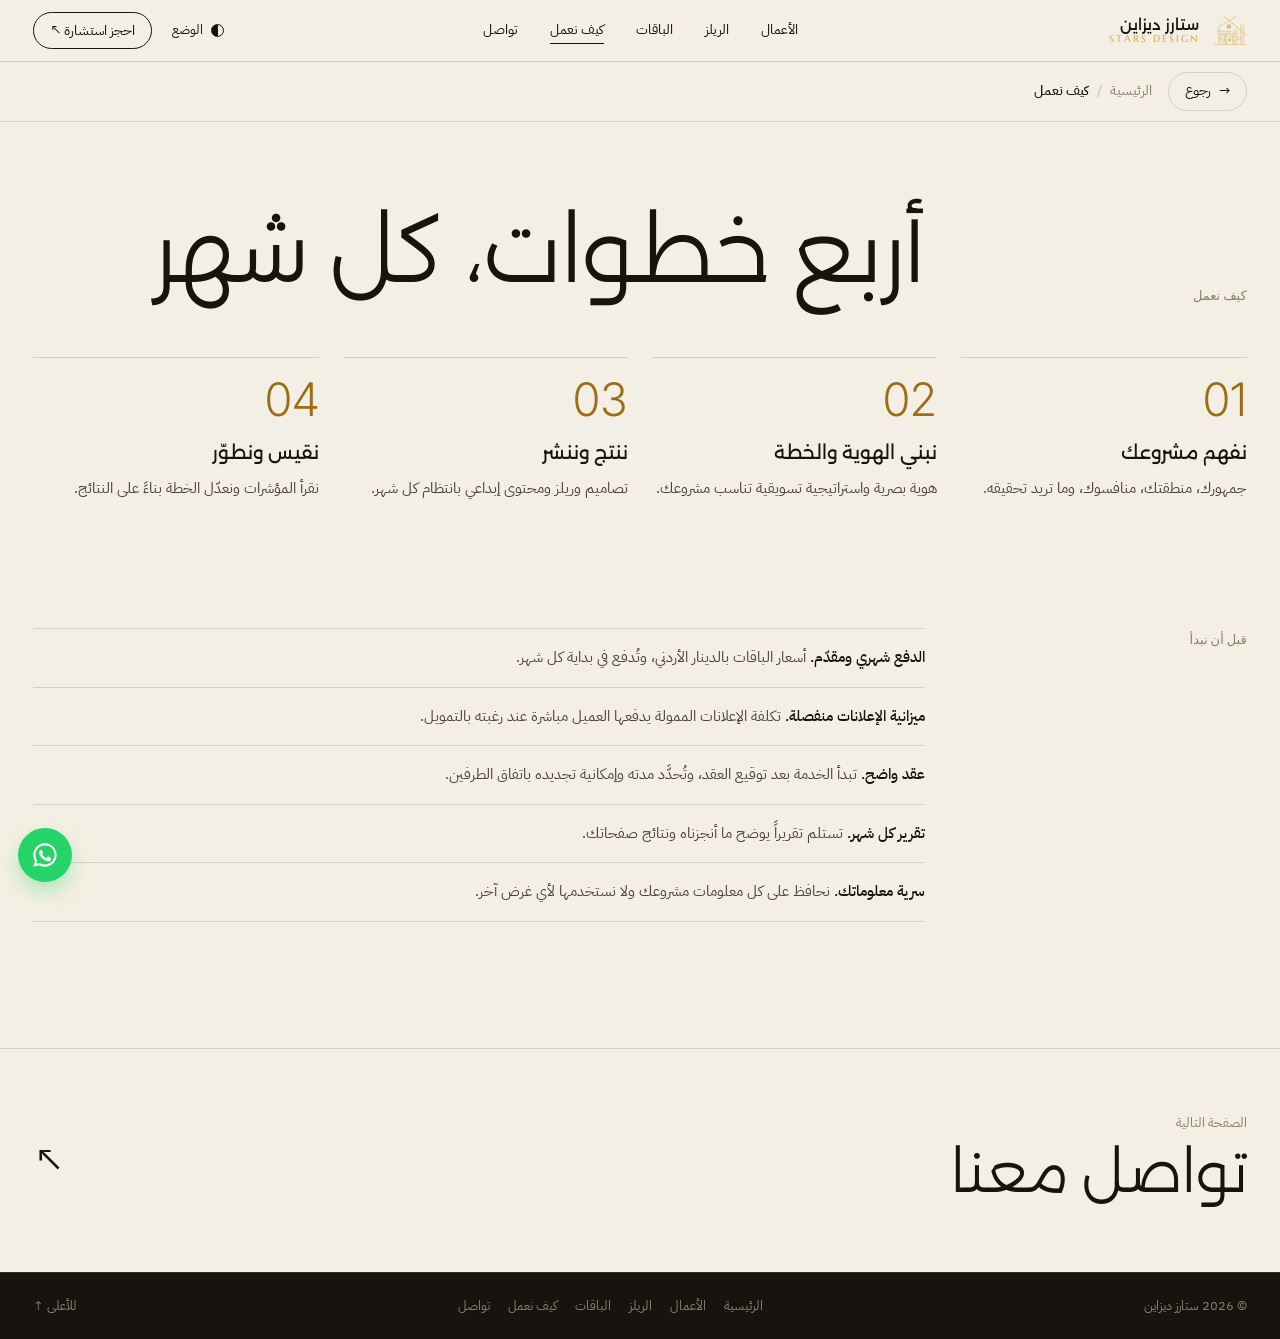
<file: process.html>
<!doctype html>
<html lang="ar" dir="rtl" data-theme="light">
<head>
  <meta charset="utf-8">
  <meta name="viewport" content="width=device-width, initial-scale=1">
  <title>كيف نعمل | ستارز ديزاين</title>
  <meta name="description" content="طريقة عمل ستارز ديزاين في أربع خطوات شهرية.">
  <meta property="og:title" content="ستارز ديزاين | Stars Design">
  <meta property="og:description" content="نبني لمشروعك حضوراً يُرى، ويُتذكَّر، ويبيع.">
  <meta property="og:image" content="assets/logo.png">
  <meta name="theme-color" content="#17140f">
  <link rel="icon" href="assets/icon.png">
  <link rel="preconnect" href="https://fonts.googleapis.com">
  <link rel="preconnect" href="https://fonts.gstatic.com" crossorigin>
  <link href="https://fonts.googleapis.com/css2?family=Alexandria:wght@300;400;500;600&family=IBM+Plex+Sans+Arabic:wght@300;400;500;600&family=Inter+Tight:wght@300;400;500&family=Marcellus&display=swap" rel="stylesheet">
  <link rel="stylesheet" href="style.css">
  <script>try{const t=localStorage.getItem('sd-theme');if(t)document.documentElement.dataset.theme=t}catch(e){}</script>
</head>
<body id="top" class="inner">

<header class="hd solid" id="hd">
  <a href="index.html" class="brand" aria-label="ستارز ديزاين — الرئيسية">
    <img src="assets/icon.png" alt="" width="38" height="34">
    <span><b>ستارز ديزاين</b><small>STARS DESIGN</small></span>
  </a>
  <nav class="hd-nav" aria-label="القائمة الرئيسية">
    <a href="work.html">الأعمال</a>
    <a href="reels.html">الريلز</a>
    <a href="packages.html">الباقات</a>
    <a href="process.html" class="is-cur" aria-current="page">كيف نعمل</a>
    <a href="contact.html">تواصل</a>
  </nav>
  <div class="hd-end">
    <button class="theme-tg" id="themeTg" aria-label="تبديل الوضع الليلي"><i></i><span>الوضع</span></button>
    <a class="hd-cta" href="https://wa.me/962790741885" target="_blank" rel="noopener">احجز استشارة ↖</a>
    <button class="menu-btn" id="menuBtn" aria-label="القائمة" aria-expanded="false"><span></span><span></span></button>
  </div>
</header>

<div class="mm" id="mm" aria-hidden="true">
  <ul>
    <li><a href="index.html" style="--i:0">الرئيسية <small>01</small></a></li>
    <li><a href="work.html" style="--i:1">الأعمال <small>02</small></a></li>
    <li><a href="reels.html" style="--i:2">الريلز <small>03</small></a></li>
    <li><a href="packages.html" style="--i:3">الباقات <small>04</small></a></li>
    <li><a href="process.html" style="--i:4" aria-current="page">كيف نعمل <small>05</small></a></li>
    <li><a href="contact.html" style="--i:5">تواصل <small>06</small></a></li>
  </ul>
  <div class="mm-foot"><a href="tel:+962795423238" dir="ltr">0795423238</a><a href="https://instagram.com/stars_deesign" target="_blank" rel="noopener" dir="ltr">@stars_deesign</a></div>
</div>

<main>
<section class="process wrap page-first" id="process">
  <div class="sec-head">
    <p class="k">كيف نعمل</p>
    <div><h2>أربع خطوات، كل شهر</h2></div>
  </div>
  <ol class="steps">
    <li><i>01</i><h3>نفهم مشروعك</h3><p>جمهورك، منطقتك، منافسوك، وما تريد تحقيقه.</p></li>
    <li><i>02</i><h3>نبني الهوية والخطة</h3><p>هوية بصرية واستراتيجية تسويقية تناسب مشروعك.</p></li>
    <li><i>03</i><h3>ننتج وننشر</h3><p>تصاميم وريلز ومحتوى إبداعي بانتظام كل شهر.</p></li>
    <li><i>04</i><h3>نقيس ونطوّر</h3><p>نقرأ المؤشرات ونعدّل الخطة بناءً على النتائج.</p></li>
  </ol>

  <div class="two good">
    <p class="k">قبل أن نبدأ</p>
    <ul>
      <li><b>الدفع شهري ومقدّم.</b> أسعار الباقات بالدينار الأردني، وتُدفع في بداية كل شهر.</li>
      <li><b>ميزانية الإعلانات منفصلة.</b> تكلفة الإعلانات الممولة يدفعها العميل مباشرة عند رغبته بالتمويل.</li>
      <li><b>عقد واضح.</b> تبدأ الخدمة بعد توقيع العقد، وتُحدَّد مدته وإمكانية تجديده باتفاق الطرفين.</li>
      <li><b>تقرير كل شهر.</b> تستلم تقريراً يوضح ما أنجزناه ونتائج صفحاتك.</li>
      <li><b>سرية معلوماتك.</b> نحافظ على كل معلومات مشروعك ولا نستخدمها لأي غرض آخر.</li>
    </ul>
  </div>
</section>
<a class="next-pg" href="contact.html"><span><small>الصفحة التالية</small><b>تواصل معنا</b></span><span class="ar">↖</span></a>
</main>

<footer class="ft wrap">
  <span>© <span id="year">2026</span> ستارز ديزاين</span>
  <nav aria-label="روابط الموقع"><a href="index.html">الرئيسية</a><a href="work.html">الأعمال</a><a href="reels.html">الريلز</a><a href="packages.html">الباقات</a><a href="process.html">كيف نعمل</a><a href="contact.html">تواصل</a></nav>
  <a href="#top">للأعلى ↑</a>
</footer>

<a class="wa-float" href="https://wa.me/962790741885" target="_blank" rel="noopener" aria-label="واتساب">
  <svg viewBox="0 0 24 24" aria-hidden="true"><path d="M12 2a10 10 0 0 0-8.6 15.1L2 22l5-1.3A10 10 0 1 0 12 2Zm0 18.2a8.2 8.2 0 0 1-4.2-1.2l-.3-.2-3 .8.8-2.9-.2-.3A8.2 8.2 0 1 1 12 20.2Zm4.5-6.1c-.2-.1-1.5-.7-1.7-.8-.2-.1-.4-.1-.6.1l-.8 1c-.1.2-.3.2-.5.1a6.7 6.7 0 0 1-3.3-2.9c-.3-.4.2-.4.7-1.3.1-.2 0-.3 0-.4l-.8-1.8c-.2-.5-.4-.4-.6-.4h-.5a1 1 0 0 0-.7.3 2.9 2.9 0 0 0-.9 2.2 5 5 0 0 0 1.1 2.7 11.5 11.5 0 0 0 4.4 3.9c1.6.7 2.3.8 3.1.6.5-.1 1.5-.6 1.7-1.2.2-.6.2-1.1.2-1.2-.1-.1-.3-.2-.5-.3Z"/></svg>
</a>

<script src="data.js"></script>
<script src="script.js"></script>
</body>
</html>
</file>
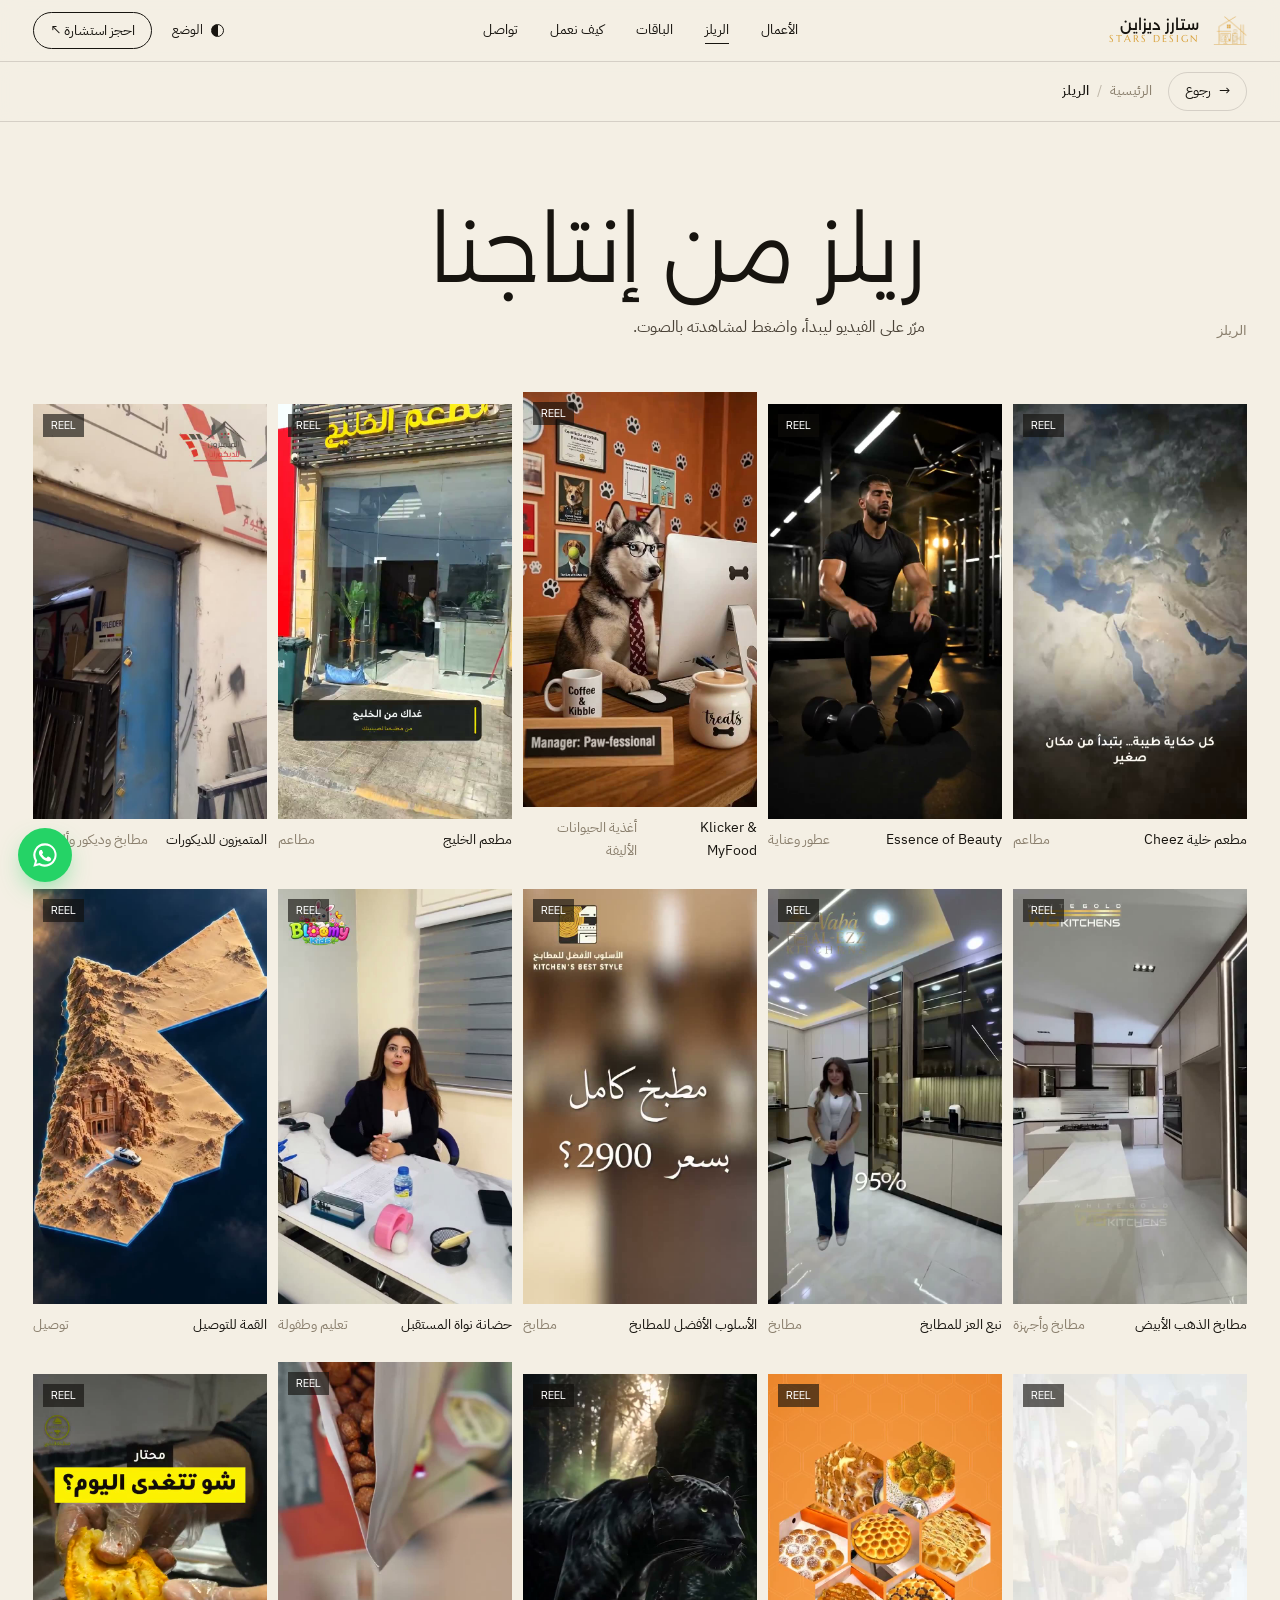
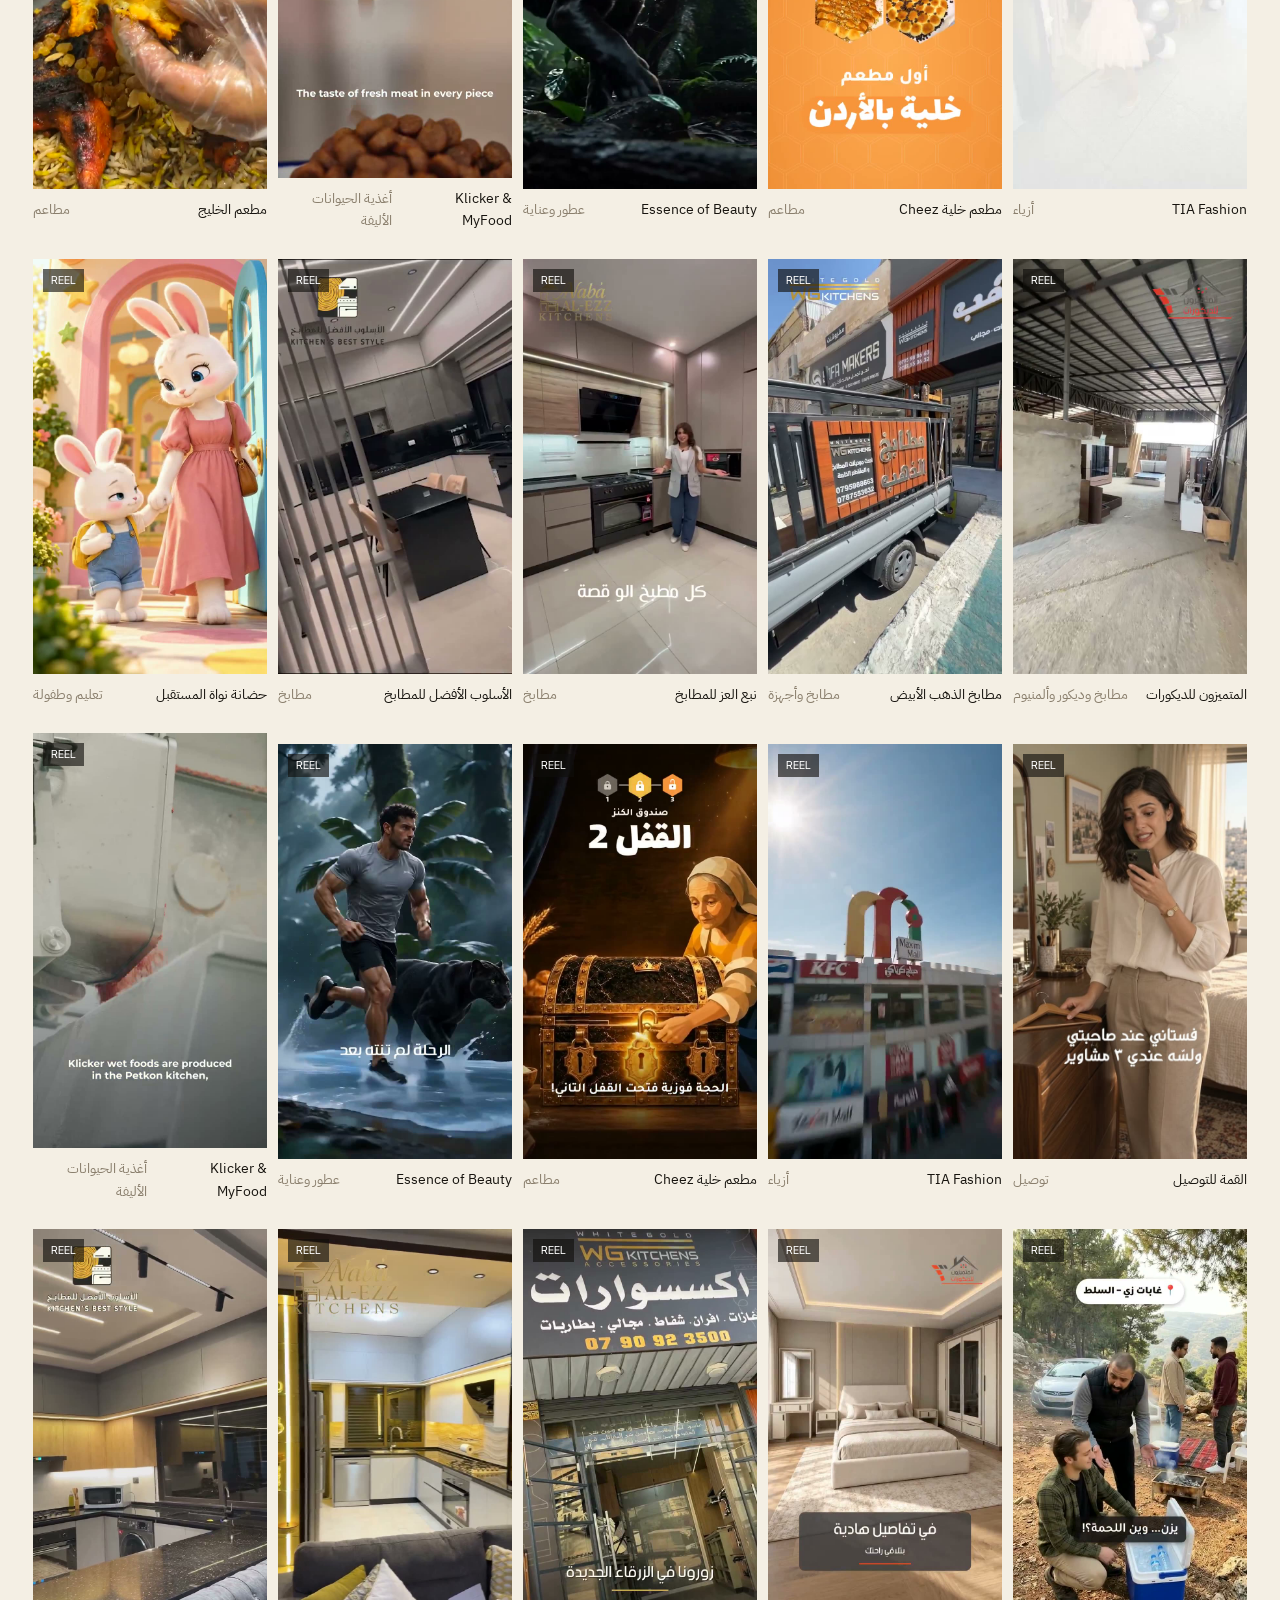
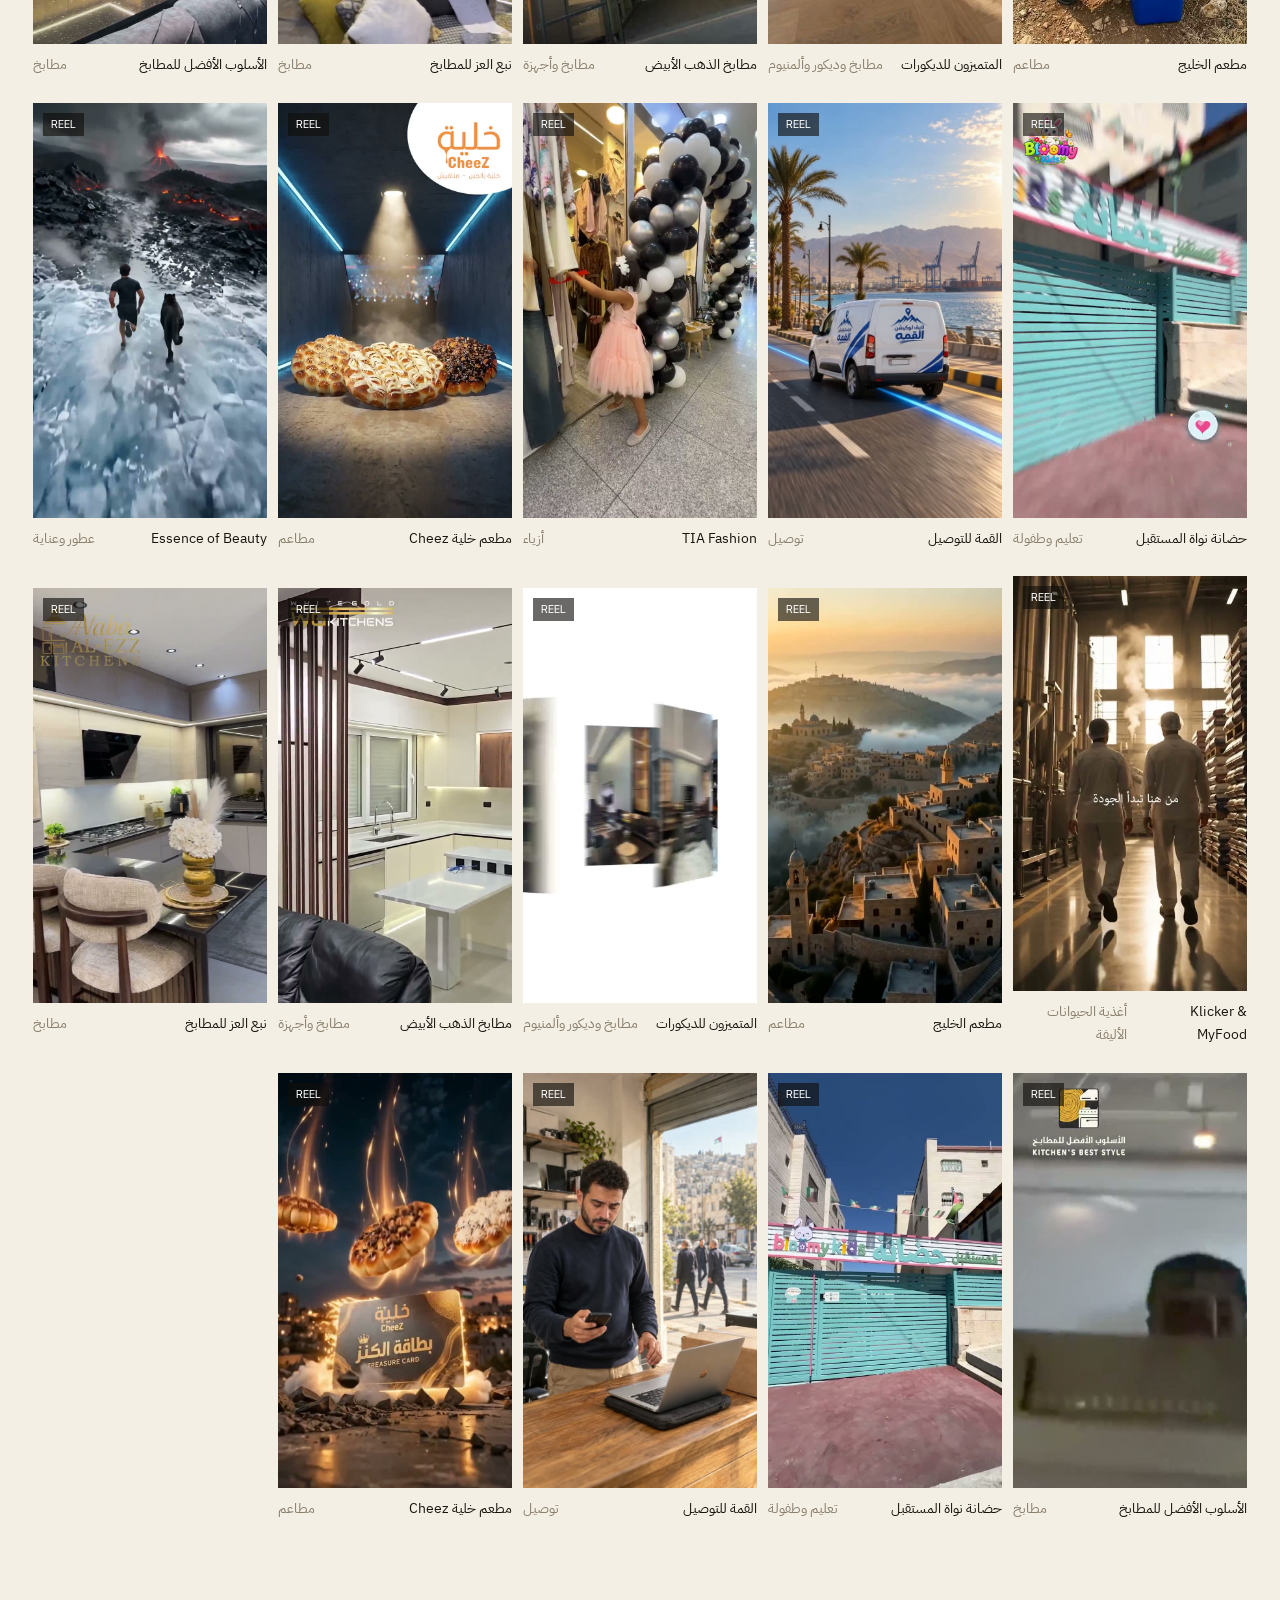
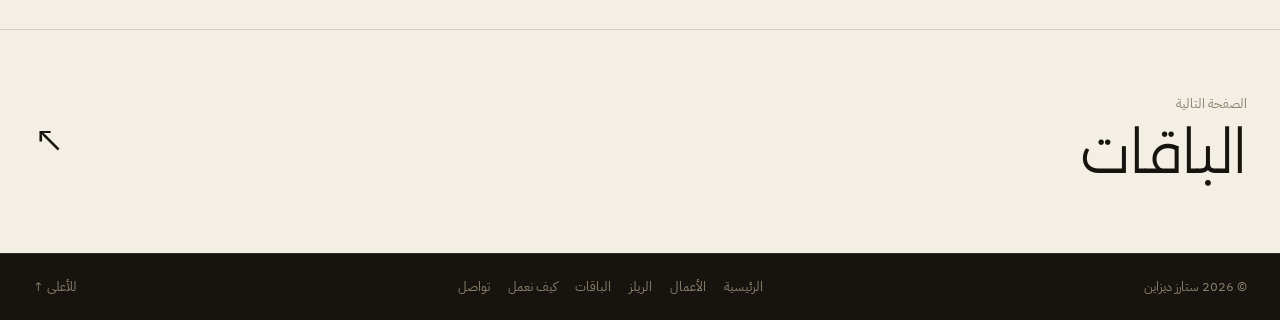
<file: reels.html>
<!doctype html>
<html lang="ar" dir="rtl" data-theme="light">
<head>
  <meta charset="utf-8">
  <meta name="viewport" content="width=device-width, initial-scale=1">
  <title>الريلز | ستارز ديزاين</title>
  <meta name="description" content="ريلز من إنتاج ستارز ديزاين لعملائها.">
  <meta property="og:title" content="ستارز ديزاين | Stars Design">
  <meta property="og:description" content="نبني لمشروعك حضوراً يُرى، ويُتذكَّر، ويبيع.">
  <meta property="og:image" content="assets/logo.png">
  <meta name="theme-color" content="#17140f">
  <link rel="icon" href="assets/icon.png">
  <link rel="preconnect" href="https://fonts.googleapis.com">
  <link rel="preconnect" href="https://fonts.gstatic.com" crossorigin>
  <link href="https://fonts.googleapis.com/css2?family=Alexandria:wght@300;400;500;600&family=IBM+Plex+Sans+Arabic:wght@300;400;500;600&family=Inter+Tight:wght@300;400;500&family=Marcellus&display=swap" rel="stylesheet">
  <link rel="stylesheet" href="style.css">
  <script>try{const t=localStorage.getItem('sd-theme');if(t)document.documentElement.dataset.theme=t}catch(e){}</script>
</head>
<body id="top" class="inner">

<header class="hd solid" id="hd">
  <a href="index.html" class="brand" aria-label="ستارز ديزاين — الرئيسية">
    <img src="assets/icon.png" alt="" width="38" height="34">
    <span><b>ستارز ديزاين</b><small>STARS DESIGN</small></span>
  </a>
  <nav class="hd-nav" aria-label="القائمة الرئيسية">
    <a href="work.html">الأعمال</a>
    <a href="reels.html" class="is-cur" aria-current="page">الريلز</a>
    <a href="packages.html">الباقات</a>
    <a href="process.html">كيف نعمل</a>
    <a href="contact.html">تواصل</a>
  </nav>
  <div class="hd-end">
    <button class="theme-tg" id="themeTg" aria-label="تبديل الوضع الليلي"><i></i><span>الوضع</span></button>
    <a class="hd-cta" href="https://wa.me/962790741885" target="_blank" rel="noopener">احجز استشارة ↖</a>
    <button class="menu-btn" id="menuBtn" aria-label="القائمة" aria-expanded="false"><span></span><span></span></button>
  </div>
</header>

<div class="mm" id="mm" aria-hidden="true">
  <ul>
    <li><a href="index.html" style="--i:0">الرئيسية <small>01</small></a></li>
    <li><a href="work.html" style="--i:1">الأعمال <small>02</small></a></li>
    <li><a href="reels.html" style="--i:2" aria-current="page">الريلز <small>03</small></a></li>
    <li><a href="packages.html" style="--i:3">الباقات <small>04</small></a></li>
    <li><a href="process.html" style="--i:4">كيف نعمل <small>05</small></a></li>
    <li><a href="contact.html" style="--i:5">تواصل <small>06</small></a></li>
  </ul>
  <div class="mm-foot"><a href="tel:+962795423238" dir="ltr">0795423238</a><a href="https://instagram.com/stars_deesign" target="_blank" rel="noopener" dir="ltr">@stars_deesign</a></div>
</div>

<main>
<section class="reels page-first" id="reels">
  <div class="wrap">
    <div class="sec-head">
      <p class="k">الريلز</p>
      <div>
        <h2>ريلز من إنتاجنا</h2>
        <p>مرّر على الفيديو ليبدأ، واضغط لمشاهدته بالصوت.</p>
      </div>
    </div>
  </div>
  <div class="reel-grid" id="reelGrid"></div>
</section>
<a class="next-pg" href="packages.html"><span><small>الصفحة التالية</small><b>الباقات</b></span><span class="ar">↖</span></a>
</main>

<footer class="ft wrap">
  <span>© <span id="year">2026</span> ستارز ديزاين</span>
  <nav aria-label="روابط الموقع"><a href="index.html">الرئيسية</a><a href="work.html">الأعمال</a><a href="reels.html">الريلز</a><a href="packages.html">الباقات</a><a href="process.html">كيف نعمل</a><a href="contact.html">تواصل</a></nav>
  <a href="#top">للأعلى ↑</a>
</footer>

<a class="wa-float" href="https://wa.me/962790741885" target="_blank" rel="noopener" aria-label="واتساب">
  <svg viewBox="0 0 24 24" aria-hidden="true"><path d="M12 2a10 10 0 0 0-8.6 15.1L2 22l5-1.3A10 10 0 1 0 12 2Zm0 18.2a8.2 8.2 0 0 1-4.2-1.2l-.3-.2-3 .8.8-2.9-.2-.3A8.2 8.2 0 1 1 12 20.2Zm4.5-6.1c-.2-.1-1.5-.7-1.7-.8-.2-.1-.4-.1-.6.1l-.8 1c-.1.2-.3.2-.5.1a6.7 6.7 0 0 1-3.3-2.9c-.3-.4.2-.4.7-1.3.1-.2 0-.3 0-.4l-.8-1.8c-.2-.5-.4-.4-.6-.4h-.5a1 1 0 0 0-.7.3 2.9 2.9 0 0 0-.9 2.2 5 5 0 0 0 1.1 2.7 11.5 11.5 0 0 0 4.4 3.9c1.6.7 2.3.8 3.1.6.5-.1 1.5-.6 1.7-1.2.2-.6.2-1.1.2-1.2-.1-.1-.3-.2-.5-.3Z"/></svg>
</a>

<div class="lb" id="lb" hidden>
  <button class="lb-x" aria-label="إغلاق">×</button>
  <button class="lb-nav lb-prev" aria-label="السابق">→</button>
  <div class="lb-body" id="lbBody"></div>
  <button class="lb-nav lb-next" aria-label="التالي">←</button>
</div>

<script src="data.js"></script>
<script src="script.js"></script>
</body>
</html>
</file>
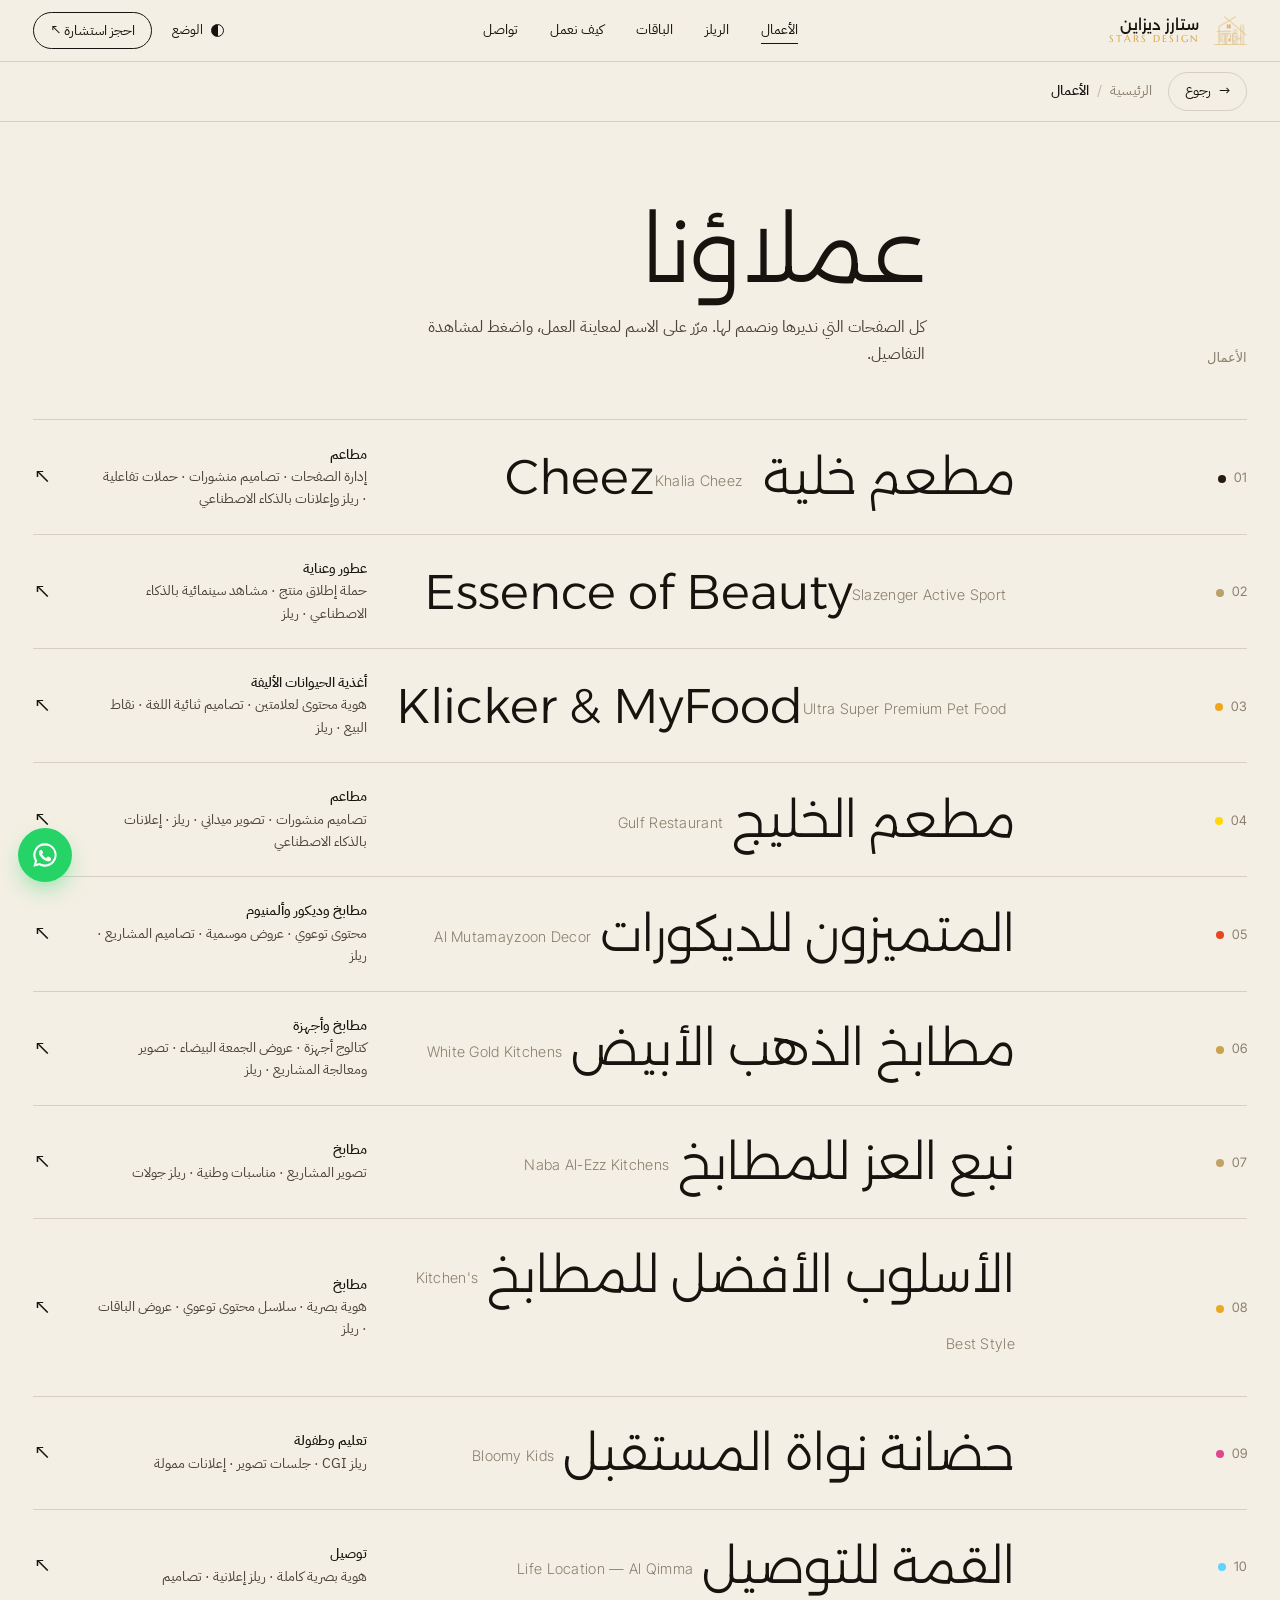
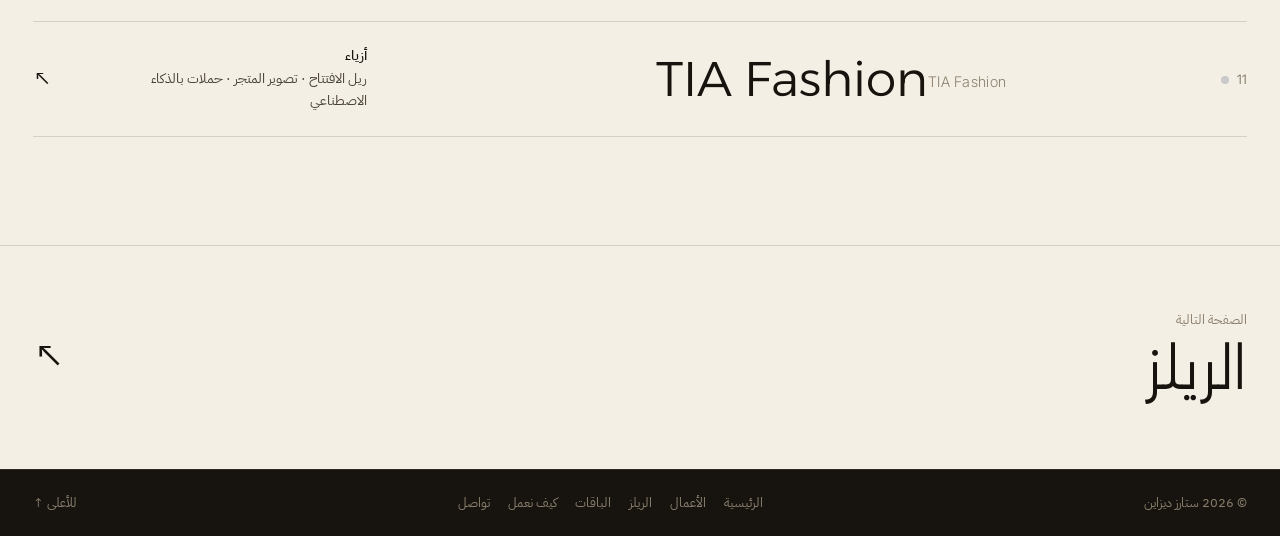
<file: work.html>
<!doctype html>
<html lang="ar" dir="rtl" data-theme="light">
<head>
  <meta charset="utf-8">
  <meta name="viewport" content="width=device-width, initial-scale=1">
  <title>الأعمال | ستارز ديزاين</title>
  <meta name="description" content="أعمال ستارز ديزاين: عملاؤنا من المطاعم والمطابخ والعطور والأزياء وغيرها.">
  <meta property="og:title" content="ستارز ديزاين | Stars Design">
  <meta property="og:description" content="نبني لمشروعك حضوراً يُرى، ويُتذكَّر، ويبيع.">
  <meta property="og:image" content="assets/logo.png">
  <meta name="theme-color" content="#17140f">
  <link rel="icon" href="assets/icon.png">
  <link rel="preconnect" href="https://fonts.googleapis.com">
  <link rel="preconnect" href="https://fonts.gstatic.com" crossorigin>
  <link href="https://fonts.googleapis.com/css2?family=Alexandria:wght@300;400;500;600&family=IBM+Plex+Sans+Arabic:wght@300;400;500;600&family=Inter+Tight:wght@300;400;500&family=Marcellus&display=swap" rel="stylesheet">
  <link rel="stylesheet" href="style.css">
  <script>try{const t=localStorage.getItem('sd-theme');if(t)document.documentElement.dataset.theme=t}catch(e){}</script>
</head>
<body id="top" class="inner">

<header class="hd solid" id="hd">
  <a href="index.html" class="brand" aria-label="ستارز ديزاين — الرئيسية">
    <img src="assets/icon.png" alt="" width="38" height="34">
    <span><b>ستارز ديزاين</b><small>STARS DESIGN</small></span>
  </a>
  <nav class="hd-nav" aria-label="القائمة الرئيسية">
    <a href="work.html" class="is-cur" aria-current="page">الأعمال</a>
    <a href="reels.html">الريلز</a>
    <a href="packages.html">الباقات</a>
    <a href="process.html">كيف نعمل</a>
    <a href="contact.html">تواصل</a>
  </nav>
  <div class="hd-end">
    <button class="theme-tg" id="themeTg" aria-label="تبديل الوضع الليلي"><i></i><span>الوضع</span></button>
    <a class="hd-cta" href="https://wa.me/962790741885" target="_blank" rel="noopener">احجز استشارة ↖</a>
    <button class="menu-btn" id="menuBtn" aria-label="القائمة" aria-expanded="false"><span></span><span></span></button>
  </div>
</header>

<div class="mm" id="mm" aria-hidden="true">
  <ul>
    <li><a href="index.html" style="--i:0">الرئيسية <small>01</small></a></li>
    <li><a href="work.html" style="--i:1" aria-current="page">الأعمال <small>02</small></a></li>
    <li><a href="reels.html" style="--i:2">الريلز <small>03</small></a></li>
    <li><a href="packages.html" style="--i:3">الباقات <small>04</small></a></li>
    <li><a href="process.html" style="--i:4">كيف نعمل <small>05</small></a></li>
    <li><a href="contact.html" style="--i:5">تواصل <small>06</small></a></li>
  </ul>
  <div class="mm-foot"><a href="tel:+962795423238" dir="ltr">0795423238</a><a href="https://instagram.com/stars_deesign" target="_blank" rel="noopener" dir="ltr">@stars_deesign</a></div>
</div>

<main>
<section class="index wrap page-first" id="work">
  <div class="sec-head">
    <p class="k">الأعمال</p>
    <div>
      <h2>عملاؤنا</h2>
      <p>كل الصفحات التي نديرها ونصمم لها. مرّر على الاسم لمعاينة العمل، واضغط لمشاهدة التفاصيل.</p>
    </div>
  </div>
  <ul class="wl" id="workList"></ul>
</section>
<div class="wl-prev" id="wlPrev" aria-hidden="true"></div>
<a class="next-pg" href="reels.html"><span><small>الصفحة التالية</small><b>الريلز</b></span><span class="ar">↖</span></a>
</main>

<footer class="ft wrap">
  <span>© <span id="year">2026</span> ستارز ديزاين</span>
  <nav aria-label="روابط الموقع"><a href="index.html">الرئيسية</a><a href="work.html">الأعمال</a><a href="reels.html">الريلز</a><a href="packages.html">الباقات</a><a href="process.html">كيف نعمل</a><a href="contact.html">تواصل</a></nav>
  <a href="#top">للأعلى ↑</a>
</footer>

<a class="wa-float" href="https://wa.me/962790741885" target="_blank" rel="noopener" aria-label="واتساب">
  <svg viewBox="0 0 24 24" aria-hidden="true"><path d="M12 2a10 10 0 0 0-8.6 15.1L2 22l5-1.3A10 10 0 1 0 12 2Zm0 18.2a8.2 8.2 0 0 1-4.2-1.2l-.3-.2-3 .8.8-2.9-.2-.3A8.2 8.2 0 1 1 12 20.2Zm4.5-6.1c-.2-.1-1.5-.7-1.7-.8-.2-.1-.4-.1-.6.1l-.8 1c-.1.2-.3.2-.5.1a6.7 6.7 0 0 1-3.3-2.9c-.3-.4.2-.4.7-1.3.1-.2 0-.3 0-.4l-.8-1.8c-.2-.5-.4-.4-.6-.4h-.5a1 1 0 0 0-.7.3 2.9 2.9 0 0 0-.9 2.2 5 5 0 0 0 1.1 2.7 11.5 11.5 0 0 0 4.4 3.9c1.6.7 2.3.8 3.1.6.5-.1 1.5-.6 1.7-1.2.2-.6.2-1.1.2-1.2-.1-.1-.3-.2-.5-.3Z"/></svg>
</a>

<script src="data.js"></script>
<script src="script.js"></script>
</body>
</html>
</file>
<file: style.css>
/* Stars Design — editorial layout, black & gold brand */
:root {
  --paper: #f4efe4;
  --paper-2: #ebe4d4;
  --ink: #17140f;
  --ink-2: #4b4338;
  --muted: #8a7f6d;
  --line: rgba(23, 20, 15, .14);
  --tile: #e4dccb;
  --gold: #d9a23c;
  --gold-deep: #9b6d14;
  --night: #17140f;
  --on-night: #f4efe4;
  --hd-bg: rgba(244, 239, 228, .92);
  --pad: clamp(16px, 2.6vw, 40px);
  --g: clamp(8px, .9vw, 14px);
  --ease: cubic-bezier(.16, 1, .3, 1);
  --ease-io: cubic-bezier(.76, 0, .24, 1);
  --sans: "IBM Plex Sans Arabic", "Inter Tight", system-ui, sans-serif;
  --display: "Alexandria", "IBM Plex Sans Arabic", system-ui, sans-serif;
  --num: "Inter Tight", system-ui, sans-serif;
  color-scheme: light;
}
html[data-theme="dark"] {
  --paper: #12100c;
  --paper-2: #1b1813;
  --ink: #efe8da;
  --ink-2: #c4baa8;
  --muted: #8f8573;
  --line: rgba(239, 232, 218, .13);
  --tile: #221e18;
  --gold-deep: #d9a23c;
  --hd-bg: rgba(18, 16, 12, .9);
  color-scheme: dark;
}

* { box-sizing: border-box; margin: 0; padding: 0; }
html { scroll-behavior: smooth; -webkit-text-size-adjust: 100%; }
body {
  background: var(--paper); color: var(--ink);
  font-family: var(--sans); font-size: 16px; line-height: 1.7;
  -webkit-font-smoothing: antialiased; overflow-x: clip;
  transition: background-color .5s, color .5s;
}
img, video { display: block; max-width: 100%; height: auto; }
a { color: inherit; text-decoration: none; }
button { font: inherit; color: inherit; background: none; border: 0; cursor: pointer; }
ul, ol { list-style: none; }
::selection { background: var(--gold); color: #17140f; }
:focus-visible { outline: 2px solid var(--gold); outline-offset: 3px; }

.wrap { padding-inline: var(--pad); }
.k { font-size: 13px; color: var(--muted); font-family: var(--num); }
.two { display: grid; grid-template-columns: 1fr 3fr; gap: 24px; }

/* ───────── Header ───────── */
.hd {
  position: fixed; inset: 0 0 auto 0; z-index: 60; height: 72px; padding: 0 var(--pad);
  display: grid; grid-template-columns: 1fr auto 1fr; align-items: center; gap: 24px;
  color: var(--on-night); font-size: 14px;
  transition: transform .7s var(--ease), background-color .45s, color .45s, height .5s var(--ease);
}
.hd.solid { background: var(--hd-bg); color: var(--ink); height: 62px; backdrop-filter: blur(10px); -webkit-backdrop-filter: blur(10px); border-bottom: 1px solid var(--line); }
.hd.hide { transform: translateY(-100%); }
.brand { display: flex; align-items: center; gap: 10px; }
.brand img { width: 38px; height: auto; }
.brand span { display: flex; flex-direction: column; line-height: 1.15; }
.brand b { font-family: var(--display); font-weight: 500; font-size: 15px; }
.brand small { font-family: "Marcellus", serif; font-size: 10px; letter-spacing: .2em; color: var(--gold); }
.hd-nav { display: flex; gap: 32px; }
.hd-nav a { position: relative; padding-bottom: 2px; }
.hd-nav a::after { content: ""; position: absolute; inset: auto 0 -1px 0; height: 1px; background: currentColor; transform: scaleX(0); transform-origin: 0 50%; transition: transform .6s var(--ease); }
.hd-nav a:hover::after, .hd-nav a.is-cur::after { transform: scaleX(1); transform-origin: 100% 50%; }
.hd-end { display: flex; align-items: center; justify-content: flex-end; gap: 20px; }
.theme-tg { display: inline-flex; align-items: center; gap: 8px; font-size: 13px; }
.theme-tg i { width: 13px; height: 13px; border-radius: 50%; border: 1.3px solid currentColor; background: linear-gradient(90deg, currentColor 50%, transparent 50%); transition: transform .7s var(--ease); }
html[data-theme="dark"] .theme-tg i { transform: rotate(180deg); }
.hd-cta { border: 1px solid currentColor; border-radius: 999px; padding: 6px 16px; transition: background .3s, color .3s, border-color .3s; }
.hd-cta:hover { background: var(--gold); border-color: var(--gold); color: #17140f; }
.menu-btn { display: none; width: 40px; height: 40px; position: relative; }
.menu-btn span { position: absolute; inset-inline: 9px; height: 1.5px; background: currentColor; transition: transform .5s var(--ease), top .5s var(--ease); }
.menu-btn span:first-child { top: 16px; }
.menu-btn span:last-child { top: 24px; }
.menu-btn[aria-expanded="true"] span:first-child { top: 20px; transform: rotate(45deg); }
.menu-btn[aria-expanded="true"] span:last-child { top: 20px; transform: rotate(-45deg); }

.mm {
  position: fixed; inset: 0; z-index: 59; background: var(--paper); color: var(--ink);
  display: flex; flex-direction: column; justify-content: flex-end; padding: 96px var(--pad) 32px;
  clip-path: inset(0 0 100% 0); visibility: hidden; transition: clip-path .8s var(--ease-io), visibility 0s .8s;
}
.mm.on { clip-path: inset(0); visibility: visible; transition: clip-path .8s var(--ease-io); }
.mm li { border-top: 1px solid var(--line); overflow: hidden; }
.mm li a { display: flex; justify-content: space-between; align-items: baseline; padding: 12px 0; font-family: var(--display); font-weight: 300; font-size: clamp(34px, 10vw, 54px); line-height: 1.3; transform: translateY(105%); transition: transform .9s var(--ease); }
.mm li a small { font-family: var(--num); font-size: 12px; color: var(--muted); }
.mm.on li a { transform: none; transition-delay: calc(.25s + var(--i) * .06s); }
.mm-foot { display: flex; justify-content: space-between; margin-top: 24px; font-size: 13px; color: var(--ink-2); }

/* ───────── Hero ───────── */
.hero { position: sticky; top: 0; height: 100vh; height: 100svh; min-height: 560px; overflow: hidden; background: var(--night); color: var(--on-night); z-index: 0; }
.hero-glow { position: absolute; left: 50%; bottom: -30%; width: 120vmin; height: 120vmin; transform: translateX(-50%); background: radial-gradient(circle, rgba(217, 162, 60, .28), transparent 60%); pointer-events: none; }
.hero-mq { position: absolute; inset-inline: 0; top: 20%; z-index: 1; }
.mq { overflow: hidden; white-space: nowrap; direction: ltr; user-select: none; }
.mq-track { display: inline-flex; will-change: transform; }
.mq-unit { display: inline-flex; align-items: center; flex: none; font-family: var(--display); font-weight: 300; font-size: clamp(80px, 14vw, 270px); line-height: 1.3; color: rgba(244, 239, 228, .16); }
.mq-unit .bar { display: inline-block; width: .7em; height: .05em; background: var(--gold); margin: 0 .3em; }
.mq-unit .lat { font-family: "Marcellus", serif; letter-spacing: .02em; color: rgba(217, 162, 60, .32); }
.hero-logo { position: absolute; left: 50%; top: calc(50% - 30px); transform: translate(-50%, -50%); z-index: 2; width: min((100svh - 270px) * .89, 360px, 70vw); }
.hero-logo::before { content: ""; position: absolute; inset: -18% -30%; background: radial-gradient(closest-side, rgba(23, 20, 15, .92), rgba(23, 20, 15, .6) 55%, transparent); z-index: -1; }
.hero-logo img { width: 100%; }
.hero-line { position: absolute; inset-inline: var(--pad); bottom: clamp(92px, 12svh, 120px); height: 1px; background: rgba(244, 239, 228, .5); transform-origin: 100% 50%; z-index: 1; }
.hero-bl, .hero-br { position: absolute; bottom: calc(var(--pad) - 2px); font-size: 14px; line-height: 1.6; z-index: 3; }
.hero-bl { inset-inline-start: var(--pad); }
.hero-bl b { font-weight: 500; }
.hero-br { inset-inline-end: var(--pad); text-align: end; }
.hero-br a { color: var(--gold); }
.dot { display: inline-block; width: 7px; height: 7px; border-radius: 50%; background: #5ed37a; margin-inline-end: 4px; box-shadow: 0 0 0 0 rgba(94, 211, 122, .6); animation: ping 2s infinite; }
@keyframes ping { 70% { box-shadow: 0 0 0 8px rgba(94, 211, 122, 0); } 100% { box-shadow: 0 0 0 0 rgba(94, 211, 122, 0); } }
.scroll-cue { position: absolute; left: 50%; bottom: calc(var(--pad) + 2px); transform: translateX(-50%); z-index: 3; width: 1px; height: 44px; background: rgba(244, 239, 228, .3); overflow: hidden; }
.scroll-cue::after { content: ""; position: absolute; inset: 0 0 auto 0; height: 40%; background: var(--on-night); animation: cue 2.2s var(--ease-io) infinite; }
@keyframes cue { from { transform: translateY(-100%); } to { transform: translateY(260%); } }
/* entrance */
.js .hero-logo, .js .hero-mq, .js .hero-bl, .js .hero-br { opacity: 0; }
.js .hero-line { transform: scaleX(0); }
.ready .hero-mq { opacity: 1; transition: opacity 1.4s .1s; }
.ready .hero-logo { opacity: 1; transition: opacity 1.2s .4s, transform 1.4s var(--ease) .4s; }
.ready .hero-line { transform: none; transition: transform 1.4s var(--ease-io) .6s; }
.ready .hero-bl, .ready .hero-br { opacity: 1; transition: opacity 1s 1s; }

/* ───────── Page ───────── */
main { position: relative; z-index: 1; background: var(--paper); transition: background-color .5s; }

.statement { padding-block: clamp(100px, 16vh, 190px) clamp(70px, 11vh, 130px); }
.statement .big { font-family: var(--display); font-weight: 300; font-size: clamp(26px, 3.3vw, 52px); line-height: 1.55; }
.statement .w { opacity: .15; transition: opacity .5s linear; }
.statement .w.on { opacity: 1; }
.statement .sub { margin-top: 36px; display: flex; flex-wrap: wrap; gap: 14px 40px; font-size: 15px; color: var(--ink-2); }
.statement .sub a { border-bottom: 1px solid var(--line); padding-bottom: 3px; transition: border-color .3s, color .3s; }
.statement .sub a:hover { border-color: var(--gold); color: var(--ink); }
.facts { display: grid; grid-template-columns: repeat(4, 1fr); gap: 24px; margin-top: clamp(48px, 7vw, 96px); padding-top: 18px; border-top: 1px solid var(--line); }
.facts dt { font-size: 12px; color: var(--muted); margin-bottom: 8px; }
.facts dd { font-size: 14.5px; line-height: 1.7; color: var(--ink-2); }
.facts dd b { font-family: var(--num); font-weight: 400; font-size: 1.6em; color: var(--ink); }
.facts a:hover { color: var(--gold-deep); }

.sec-head { display: grid; grid-template-columns: 1fr 3fr; gap: 24px; align-items: end; margin-bottom: clamp(28px, 4vw, 56px); }
.sec-head h2 { font-family: var(--display); font-weight: 300; font-size: clamp(44px, 7vw, 120px); line-height: 1.25; }
.sec-head p:not(.k) { max-width: 520px; color: var(--ink-2); margin-top: 8px; }

/* Work index */
.index { padding-bottom: clamp(80px, 12vh, 140px); }
.wl { border-top: 1px solid var(--line); }
.wl li { border-bottom: 1px solid var(--line); }
.wl a { display: grid; grid-template-columns: 1fr 3fr 1.3fr 40px; gap: 24px; align-items: center; padding: clamp(14px, 1.8vw, 24px) 0; }
.wl .n { font-family: var(--num); font-size: 13px; color: var(--muted); }
.wl .t { font-family: var(--display); font-weight: 300; font-size: clamp(26px, 3.8vw, 64px); line-height: 1.35; transition: transform .7s var(--ease), color .4s; }
.wl .t small { font-family: var(--num); font-size: .3em; color: var(--muted); margin-inline-start: .6em; vertical-align: middle; letter-spacing: .02em; }
.wl .c { font-size: 14px; color: var(--ink-2); line-height: 1.6; }
.wl .c b { display: block; font-weight: 500; color: var(--ink); }
.wl .ar { justify-self: end; font-size: 22px; transition: transform .6s var(--ease); }
@media (hover: hover) {
  .wl a:hover .t { transform: translateX(-18px); }
  .wl:hover a:not(:hover) .t { color: var(--muted); }
  .wl a:hover .ar { transform: rotate(-45deg); color: var(--gold-deep); }
}
.wl-prev { position: fixed; left: 0; top: 0; width: clamp(200px, 17vw, 290px); aspect-ratio: 4 / 5; z-index: 40; pointer-events: none; overflow: hidden; opacity: 0; scale: .6; transition: opacity .35s, scale .5s var(--ease); background: var(--tile); }
.wl-prev.on { opacity: 1; scale: 1; }
.wl-prev img { position: absolute; inset: 0; width: 100%; height: 100%; object-fit: cover; clip-path: inset(100% 0 0 0); transition: clip-path .7s var(--ease-io); }
.wl-prev img.on { clip-path: inset(0); }

/* Reels row */
.reels { padding-bottom: clamp(80px, 12vh, 140px); }
.reel-row { display: flex; gap: var(--g); overflow-x: auto; padding: 0 var(--pad) 18px; scroll-snap-type: x mandatory; scrollbar-width: thin; scrollbar-color: var(--gold) transparent; }
.reel { flex: 0 0 clamp(170px, 17vw, 260px); scroll-snap-align: start; text-align: start; }
.reel .m, .tile .m { position: relative; overflow: hidden; background: var(--tile); }
.reel .m { aspect-ratio: 9 / 16; }
.reel img, .reel video { position: absolute; inset: 0; width: 100%; height: 100%; object-fit: cover; }
.reel video, .tile video { opacity: 0; transition: opacity .5s; }
.reel video.on, .tile video.on { opacity: 1; }
.reel .im, .tile .im { transition: transform 1.2s var(--ease); }
@media (hover: hover) { .reel:hover .im, .tile:hover .im { transform: scale(1.04); } }
.badge { position: absolute; top: 10px; inset-inline-end: 10px; z-index: 2; font-family: var(--num); font-size: 11px; line-height: 1; padding: 6px 8px; background: rgba(15, 13, 10, .62); color: #fff; }
.reel figcaption, .tile figcaption { display: flex; justify-content: space-between; gap: 10px; padding-top: 10px; font-size: 13.5px; }
.reel figcaption span:last-child, .tile figcaption span:last-child { color: var(--muted); }

/* Cases */
.case { padding: clamp(70px, 11vh, 140px) var(--pad) clamp(20px, 4vh, 50px); border-top: 1px solid var(--line); }
.case-head { display: grid; grid-template-columns: 1fr 3fr; gap: 24px; margin-bottom: clamp(30px, 4.5vw, 64px); }
.case-num { font-family: var(--num); font-size: 13px; color: var(--muted); }
.case-num b { font-weight: 500; color: var(--ink); }
.case h1, .case h3 { font-family: var(--display); font-weight: 300; font-size: clamp(38px, 6vw, 104px); line-height: 1.25; }
.case .meta { margin-top: 10px; font-size: 14px; color: var(--ink-2); }
.case .meta span { font-family: var(--num); color: var(--gold-deep); }
.case .lede { margin-top: 18px; font-size: clamp(17px, 1.45vw, 22px); line-height: 1.8; max-width: 780px; }
.case .facts { grid-template-columns: repeat(3, 1fr); margin-top: 28px; }
.grid { columns: 4 220px; column-gap: var(--g); }
.tile { display: block; width: 100%; break-inside: avoid; margin-bottom: clamp(18px, 2vw, 28px); text-align: start; cursor: zoom-in; }
.tile .m img { width: 100%; height: auto; }
.tile.is-reel .m { aspect-ratio: 9 / 16; }
.tile.is-reel .m img, .tile.is-reel video { position: absolute; inset: 0; width: 100%; height: 100%; object-fit: cover; }

/* Packages */
.pk { padding-block: clamp(100px, 15vh, 180px) clamp(60px, 9vh, 110px); border-top: 1px solid var(--line); }
.plans { display: grid; grid-template-columns: repeat(3, 1fr); border-top: 1px solid var(--line); }
.plan { padding: 28px 28px 32px; border-inline-start: 1px solid var(--line); display: flex; flex-direction: column; }
.plan:first-child { border-inline-start: 0; padding-inline-start: 0; }
.plan-n { font-size: 13px; color: var(--gold); letter-spacing: .1em; display: flex; gap: 10px; align-items: center; }
.plan-n i { font-style: normal; font-family: var(--num); color: var(--muted); letter-spacing: .18em; font-size: 11px; }
.plan-n em { font-style: normal; background: var(--gold); color: #17140f; font-size: 11px; padding: 2px 10px; border-radius: 999px; letter-spacing: 0; }
.plan h3 { font-family: var(--display); font-weight: 300; font-size: clamp(36px, 4vw, 64px); line-height: 1.3; margin-top: 10px; }
.price { margin-top: 6px; color: var(--ink-2); font-size: 14px; }
.price b { font-family: var(--num); font-weight: 300; font-size: clamp(44px, 4.6vw, 72px); color: var(--ink); line-height: 1; margin-inline-end: 6px; }
.for { margin-top: 14px; color: var(--ink-2); font-size: 14.5px; min-height: 4.8em; }
.inherit { margin-top: 22px; font-size: 13px; color: var(--gold-deep); font-weight: 500; }
.plan ul { margin: 14px 0 28px; border-top: 1px solid var(--line); flex: 1; }
.plan li { padding: 9px 0; border-bottom: 1px solid var(--line); font-size: 14.5px; display: flex; gap: 10px; }
.plan li::before { content: "✦"; color: var(--gold); font-size: 10px; padding-top: 5px; }
.plan li b { font-family: var(--num); font-weight: 500; }
.plan-star { background: var(--night); color: var(--on-night); padding-inline: 28px !important; border-inline-start: 0; }
.plan-star .price, .plan-star .for { color: #c4baa8; }
.plan-star .price b { color: var(--gold); }
.plan-star .inherit { color: var(--gold); }
.plan-star ul, .plan-star li { border-color: rgba(244, 239, 228, .14); }
html[data-theme="dark"] .plan-star { background: #1f1b15; }
.btn { display: inline-flex; justify-content: space-between; align-items: center; gap: 12px; border: 1px solid currentColor; border-radius: 999px; padding: 11px 22px; font-size: 14.5px; transition: background .3s, color .3s, border-color .3s; }
.btn:hover { background: var(--ink); color: var(--paper); border-color: var(--ink); }
.btn-gold { background: var(--gold); border-color: var(--gold); color: #17140f; }
.btn-gold:hover { background: var(--on-night); border-color: var(--on-night); color: #17140f; }
.note { margin-top: 22px; font-size: 13.5px; color: var(--muted); }
.compare { margin-top: 40px; border-top: 1px solid var(--line); border-bottom: 1px solid var(--line); }
.compare summary { list-style: none; cursor: pointer; display: flex; justify-content: space-between; align-items: center; padding: 22px 0; font-family: var(--display); font-weight: 300; font-size: clamp(22px, 2.4vw, 36px); }
.compare summary::-webkit-details-marker { display: none; }
.compare summary i { font-style: normal; font-family: var(--num); font-weight: 300; transition: transform .5s var(--ease); }
.compare[open] summary i { transform: rotate(45deg); }
.compare-wrap { overflow-x: auto; padding-bottom: 24px; }
table { width: 100%; min-width: 560px; border-collapse: collapse; font-size: 14px; }
th, td { padding: 10px 8px; border-bottom: 1px solid var(--line); text-align: center; }
th:first-child, td:first-child { text-align: start; }
th { font-weight: 500; vertical-align: bottom; }
th small { display: block; font-family: var(--num); font-weight: 300; font-size: 22px; color: var(--gold-deep); }
td { color: var(--gold-deep); font-family: var(--num); }
td:first-child { color: var(--ink); font-family: var(--sans); }
td.no { color: var(--muted); opacity: .6; }
tr.grp td { color: var(--muted); font-size: 12px; padding-top: 22px; font-family: var(--sans); }
tfoot td { border-bottom: 0; font-size: 20px; }
tfoot td:first-child { font-size: 14px; font-weight: 500; }

/* Process */
.process { padding-block: clamp(90px, 14vh, 170px); border-top: 1px solid var(--line); }
.steps { display: grid; grid-template-columns: repeat(4, 1fr); gap: 24px; }
.steps li { border-top: 1px solid var(--line); padding-top: 16px; }
.steps i { font-style: normal; font-family: var(--num); font-weight: 300; font-size: clamp(36px, 3.6vw, 56px); color: var(--gold-deep); line-height: 1.1; }
.steps h3 { font-family: var(--display); font-weight: 400; font-size: 19px; margin: 12px 0 6px; }
.steps p { font-size: 14.5px; color: var(--ink-2); }
.good { margin-top: clamp(70px, 10vw, 130px); }
.good ul { border-top: 1px solid var(--line); }
.good li { padding: 16px 0; border-bottom: 1px solid var(--line); font-size: 15px; color: var(--ink-2); }
.good li b { color: var(--ink); font-weight: 500; }

/* Contact */
.contact { background: var(--night); color: var(--on-night); padding-block: clamp(100px, 16vh, 190px) clamp(60px, 9vh, 100px); position: relative; overflow: hidden; }
.contact::before { content: ""; position: absolute; right: -20vmin; top: -30vmin; width: 90vmin; height: 90vmin; background: radial-gradient(circle, rgba(217, 162, 60, .2), transparent 62%); pointer-events: none; }
.contact h2 { font-family: var(--display); font-weight: 300; font-size: clamp(48px, 8.4vw, 150px); line-height: 1.2; margin-top: 20px; position: relative; }
.contact-big { display: inline-block; margin-top: 30px; font-family: var(--display); font-weight: 300; font-size: clamp(22px, 2.6vw, 40px); color: var(--gold); border-bottom: 1px solid rgba(217, 162, 60, .5); padding-bottom: 6px; transition: border-color .3s; position: relative; }
.contact-big:hover { border-color: var(--gold); }
.contact .facts { border-color: rgba(244, 239, 228, .16); position: relative; }
.contact .facts dt { color: #8f8573; }
.contact .facts dd { color: #d7cebf; }
.contact .facts a:hover { color: var(--gold); }

.ft { display: flex; justify-content: space-between; align-items: center; gap: 16px; padding-block: 22px; font-size: 13px; color: var(--muted); background: var(--night); border-top: 1px solid rgba(244, 239, 228, .1); position: relative; z-index: 1; }
.ft a:hover { color: var(--gold); }

/* WhatsApp */
.wa-float { position: fixed; bottom: 18px; left: 18px; z-index: 55; width: 54px; height: 54px; border-radius: 50%; background: #25d366; display: grid; place-items: center; box-shadow: 0 10px 26px -8px rgba(37, 211, 102, .7); transition: transform .3s var(--ease), opacity .4s; opacity: 0; pointer-events: none; }
.wa-float.on { opacity: 1; pointer-events: auto; }
.wa-float:hover { transform: scale(1.08); }
.wa-float svg { width: 28px; height: 28px; fill: #fff; }

/* Lightbox */
.lb { position: fixed; inset: 0; z-index: 100; background: rgba(10, 9, 7, .95); display: grid; grid-template-columns: 64px 1fr 64px; align-items: center; justify-items: center; padding: 56px 8px 24px; }
.lb[hidden] { display: none; }
.lb-body img, .lb-body video { max-height: calc(100svh - 90px); max-width: min(86vw, 1000px); }
.lb-x { position: absolute; top: 10px; left: 14px; width: 44px; height: 44px; color: #fff; font-size: 30px; line-height: 1; }
.lb-nav { color: #fff; font-size: 26px; width: 52px; height: 52px; border: 1px solid rgba(255, 255, 255, .25); border-radius: 50%; transition: background .3s; }
.lb-nav:hover { background: rgba(255, 255, 255, .1); }

/* Reveal */
.rv { opacity: 0; transform: translateY(28px); transition: opacity 1s var(--ease), transform 1.2s var(--ease); }
.rv.in { opacity: 1; transform: none; }

@media (prefers-reduced-motion: reduce) {
  html { scroll-behavior: auto; }
  .rv { opacity: 1; transform: none; }
  .statement .w { opacity: 1; }
  .scroll-cue::after, .dot { animation: none; }
}

/* ───────── Responsive ───────── */
@media (max-width: 1080px) {
  .hd-nav { display: none; }
  .menu-btn { display: block; }
  .hd { grid-template-columns: 1fr auto; }
  .plans { grid-template-columns: 1fr; }
  .plan, .plan:first-child { border-inline-start: 0; border-bottom: 1px solid var(--line); padding-inline: 0; }
  .for { min-height: 0; }
  .steps { grid-template-columns: repeat(2, 1fr); }
}
@media (max-width: 760px) {
  .hd-cta, .theme-tg span { display: none; }
  .two, .sec-head, .case-head { grid-template-columns: 1fr; gap: 10px; }
  .facts, .case .facts { grid-template-columns: 1fr 1fr; }
  .wl a { grid-template-columns: 34px 1fr 24px; gap: 12px; }
  .wl .c { display: none; }
  .wl-prev { display: none; }
  .grid { columns: 2; }
  .hero-mq { top: 16%; }
  .hero-logo { width: min((100svh - 300px) * .89, 70vw); }
  .hero-bl, .hero-br { font-size: 12.5px; }
  .lb { grid-template-columns: 1fr; }
  .lb-nav { position: absolute; bottom: 14px; }
  .lb-prev { right: 20px; }
  .lb-next { left: 20px; }
  .ft { flex-direction: column; text-align: center; }
}
@media (max-width: 480px) {
  .facts, .case .facts { grid-template-columns: 1fr; }
  .steps { grid-template-columns: 1fr; }
  .reel { flex-basis: 62vw; }
}

/* ───────── Multi-page additions ───────── */
[id] { scroll-margin-top: 90px; }
.page-first { padding-top: clamp(130px, 18vh, 200px) !important; border-top: 0 !important; }
.more { display: flex; flex-wrap: wrap; gap: 12px; margin-top: clamp(28px, 4vw, 48px); }
.reels .more { padding-inline: var(--pad); }
.reel-grid { display: grid; grid-template-columns: repeat(auto-fill, minmax(200px, 1fr)); gap: clamp(18px, 2vw, 28px) var(--g); padding: 0 var(--pad); }
.mini-plans { display: grid; grid-template-columns: repeat(3, 1fr); border-top: 1px solid var(--line); }
.mini-plans a { display: flex; flex-direction: column; gap: 4px; padding: 24px 24px 28px; border-inline-start: 1px solid var(--line); transition: background .3s; }
.mini-plans a:first-child { border-inline-start: 0; }
.mini-plans a:hover { background: var(--paper-2); }
.mini-plans .plan-n { font-size: 12px; }
.mini-plans h3 { font-family: var(--display); font-weight: 300; font-size: clamp(28px, 3vw, 44px); line-height: 1.3; }
.mini-plans .price b { font-size: clamp(34px, 3.4vw, 52px); }
.mini-plans .go { margin-top: 10px; font-size: 14px; color: var(--gold-deep); }
.case-nav { display: grid; grid-template-columns: 1fr auto 1fr; align-items: center; gap: 16px; padding: 28px var(--pad) clamp(60px, 9vh, 100px); border-top: 1px solid var(--line); font-size: 14px; }
.case-nav a { display: flex; flex-direction: column; gap: 2px; }
.case-nav a small { color: var(--muted); font-size: 12px; }
.case-nav a b { font-family: var(--display); font-weight: 400; font-size: clamp(18px, 2vw, 26px); }
.case-nav a:hover b { color: var(--gold-deep); }
.case-nav .nx { text-align: end; }
.case-nav .all { border: 1px solid var(--line); border-radius: 999px; padding: 8px 18px; }
.case-nav .all:hover { border-color: var(--gold); }
.next-pg { display: flex; justify-content: space-between; align-items: center; gap: 20px; padding: clamp(40px, 7vh, 80px) var(--pad); border-top: 1px solid var(--line); }
.next-pg small { display: block; color: var(--muted); font-size: 13px; }
.next-pg b { font-family: var(--display); font-weight: 300; font-size: clamp(30px, 4.5vw, 72px); line-height: 1.3; transition: color .3s; }
.next-pg span.ar { font-size: clamp(28px, 3vw, 48px); transition: transform .6s var(--ease); }
.next-pg:hover b { color: var(--gold-deep); }
.next-pg:hover span.ar { transform: rotate(-45deg); }
.ft nav { display: flex; flex-wrap: wrap; gap: 18px; justify-content: center; }
@media (max-width: 760px) {
  .mini-plans { grid-template-columns: 1fr; }
  .mini-plans a { border-inline-start: 0; border-bottom: 1px solid var(--line); padding-inline: 0; }
  .case-nav { grid-template-columns: 1fr 1fr; }
  .case-nav .all { grid-column: 1 / -1; grid-row: 1; justify-self: center; }
  .reel-grid { grid-template-columns: repeat(2, 1fr); }
}
.case-num a { color: var(--ink-2); border-bottom: 1px solid var(--line); }
.case-num a:hover { color: var(--gold-deep); border-color: var(--gold); }

/* ═════ Client page v2: brand-led case study ═════ */
.cbar { position: sticky; top: 62px; z-index: 40; display: flex; align-items: center; gap: 16px; margin-top: 62px; padding: 10px var(--pad); background: var(--hd-bg); backdrop-filter: blur(10px); -webkit-backdrop-filter: blur(10px); border-bottom: 1px solid var(--line); font-size: 13.5px; transition: top .6s var(--ease); }
.hd-hidden .cbar { top: 0; }
.cbar-back { display: inline-flex; align-items: center; gap: 8px; flex: 0 0 auto; border: 1px solid var(--line); border-radius: 999px; padding: 7px 16px; transition: border-color .3s, background .3s; }
.cbar-back:hover { border-color: var(--gold); background: var(--paper-2); }
.cbar-back span { transition: transform .4s var(--ease); }
.cbar-back:hover span { transform: translateX(4px); }
.crumbs { flex: 1; display: flex; align-items: center; gap: 8px; min-width: 0; color: var(--muted); white-space: nowrap; }
.crumbs a:hover { color: var(--gold-deep); }
.crumbs i { font-style: normal; opacity: .5; }
.crumbs b { color: var(--ink); font-weight: 500; overflow: hidden; text-overflow: ellipsis; }
.cbar-nav { display: flex; align-items: center; gap: 10px; font-family: var(--num); color: var(--muted); }
.cbar-nav b { color: var(--ink); font-weight: 500; }
.cbar-nav a { width: 36px; height: 36px; border-radius: 50%; border: 1px solid var(--line); display: grid; place-items: center; color: var(--ink); transition: background .3s, color .3s, border-color .3s; }
.cbar-nav a:hover { background: var(--b-bg, var(--ink)); color: var(--b-fg, var(--paper)); border-color: var(--b-bg, var(--ink)); }
.after-bar { padding-top: clamp(44px, 8vh, 90px) !important; }

.c-hero { display: grid; grid-template-columns: 1.05fr .95fr; min-height: calc(100svh - 124px); background: var(--b-bg); color: var(--b-fg); }
.c-hero-txt { display: flex; flex-direction: column; justify-content: center; padding: clamp(40px, 6vw, 96px) var(--pad); }
.c-hero-txt > * { opacity: 0; transform: translateY(22px); animation: cin 1s var(--ease) forwards; }
.c-hero-txt > :nth-child(2) { animation-delay: .08s; } .c-hero-txt > :nth-child(3) { animation-delay: .14s; }
.c-hero-txt > :nth-child(4) { animation-delay: .2s; } .c-hero-txt > :nth-child(5) { animation-delay: .26s; }
.c-hero-txt > :nth-child(6) { animation-delay: .32s; } .c-hero-txt > :nth-child(7) { animation-delay: .38s; }
@keyframes cin { to { opacity: 1; transform: none; } }
.c-logos { display: flex; gap: 10px; margin-bottom: 30px; }
.c-logo { width: clamp(84px, 8.5vw, 116px); aspect-ratio: 1; border-radius: 20px; display: grid; place-items: center; padding: 12px; overflow: hidden; box-shadow: 0 0 0 1px color-mix(in srgb, var(--b-fg) 20%, transparent), 0 18px 40px -18px rgba(0, 0, 0, .45); }
.c-logo img { max-width: 100%; max-height: 100%; object-fit: contain; }
.c-logo .mono { font-family: var(--num); font-weight: 500; font-size: 14px; text-align: center; line-height: 1.3; color: var(--b-fg); }
.c-k { display: flex; flex-wrap: wrap; align-items: center; gap: 10px; font-size: 13.5px; opacity: .78; }
.c-k i { width: 20px; height: 1px; background: currentColor; }
.c-hero h1 { margin-top: 14px; font-family: var(--display); font-weight: 400; font-size: clamp(40px, 5.4vw, 92px); line-height: 1.2; }
.c-en { margin-top: 6px; font-family: var(--num); font-size: 15px; letter-spacing: .04em; color: var(--b-ac); }
.c-lede { max-width: 620px; margin-top: 24px; font-size: clamp(16px, 1.3vw, 20px); line-height: 1.9; opacity: .92; }
.c-tags { display: flex; flex-wrap: wrap; gap: 8px; margin-top: 26px; list-style: none; padding: 0; }
.c-tags li { border: 1px solid color-mix(in srgb, var(--b-fg) 32%, transparent); border-radius: 999px; padding: 6px 14px; font-size: 13px; }
.c-jump { display: flex; flex-wrap: wrap; align-items: baseline; gap: 12px 26px; margin-top: 34px; padding-top: 20px; border-top: 1px solid color-mix(in srgb, var(--b-fg) 22%, transparent); }
.c-jump a { display: inline-flex; align-items: baseline; gap: 8px; font-size: 14.5px; border-bottom: 1px solid transparent; transition: border-color .3s; }
.c-jump a:hover { border-color: currentColor; }
.c-jump b { font-family: var(--num); font-weight: 400; font-size: 28px; color: var(--b-ac); }
.c-hero-img { position: relative; display: grid; place-items: center; overflow: hidden; padding: clamp(24px, 4vw, 64px); cursor: zoom-in; background: color-mix(in srgb, var(--b-fg) 9%, var(--b-bg)); }
.c-hero-img img { width: auto; max-width: 100%; max-height: calc(100svh - 220px); object-fit: contain; border-radius: 6px; box-shadow: 0 34px 70px -24px rgba(0, 0, 0, .55); opacity: 0; transform: scale(.96); animation: cin 1.3s .2s var(--ease) forwards; transition: transform 1s var(--ease); }
.c-hero-img:hover img { transform: scale(1.025); }

.c-sec-head { display: grid; grid-template-columns: 1fr 3fr; gap: 8px 24px; align-items: end; margin-bottom: clamp(28px, 4vw, 56px); }
.c-sec-head h2 { font-family: var(--display); font-weight: 300; font-size: clamp(32px, 4.4vw, 72px); line-height: 1.3; }
.c-sec-head .hint { grid-column: 2; color: var(--muted); font-size: 14px; }
.c-id { padding-block: clamp(70px, 11vh, 140px); }
.c-id-body { display: grid; grid-template-columns: 1fr 3fr; gap: 24px; }
.c-pal { display: grid; grid-template-columns: repeat(2, 1fr); gap: 12px; align-content: start; }
.pal span { display: block; aspect-ratio: 1; border-radius: 16px; background: var(--s); box-shadow: inset 0 0 0 1px var(--line); }
.pal code { display: block; margin-top: 6px; font-family: var(--num); font-size: 12px; color: var(--muted); }
.c-pillars { display: grid; grid-template-columns: repeat(3, 1fr); gap: clamp(16px, 2vw, 30px); list-style: none; padding: 0; }
.c-pillars li { padding-top: 20px; border-top: 2px solid var(--b-ac); }
.c-pillars .pn { font-family: var(--num); font-size: 13px; color: var(--muted); }
.c-pillars h3 { margin: 10px 0 10px; font-family: var(--display); font-weight: 400; font-size: clamp(20px, 1.7vw, 26px); line-height: 1.4; }
.c-pillars p { font-size: 15px; line-height: 1.9; color: var(--ink-2); }

.c-works { padding-bottom: clamp(60px, 9vh, 110px); }
.c-works .grid { columns: 3 260px; }
.c-works .tile .m { border-radius: 6px; }
.tile .zoom { position: absolute; bottom: 12px; inset-inline-start: 12px; width: 36px; height: 36px; border-radius: 50%; display: grid; place-items: center; background: rgba(15, 13, 10, .6); color: #fff; font-size: 20px; opacity: 0; transform: scale(.8); transition: opacity .35s, transform .35s var(--ease); }
.tile:hover .zoom, .tile:focus-visible .zoom { opacity: 1; transform: none; }
.tile:hover .im { transform: scale(1.03); }
.c-reels { padding-bottom: clamp(60px, 9vh, 110px); }
.c-reels .reel { flex-basis: clamp(200px, 21vw, 300px); }
.c-reels .reel .m { border-radius: 8px; }
.reel .play { position: absolute; inset: 0; margin: auto; z-index: 2; width: 58px; height: 58px; border-radius: 50%; background: rgba(15, 13, 10, .5); backdrop-filter: blur(4px); transition: opacity .3s; }
.reel .play::after { content: ""; position: absolute; top: 50%; left: 54%; transform: translate(-50%, -50%); border-style: solid; border-width: 10px 0 10px 16px; border-color: transparent transparent transparent #fff; }
.reel:hover .play { opacity: 0; }

.c-next { display: grid; grid-template-columns: 1fr auto auto; align-items: center; gap: clamp(18px, 3vw, 44px); padding: clamp(44px, 8vh, 96px) var(--pad); overflow: hidden; background: var(--nb); color: var(--nf); }
.c-next small { display: block; font-size: 13px; opacity: .7; }
.c-next b { display: block; font-family: var(--display); font-weight: 300; font-size: clamp(34px, 5vw, 84px); line-height: 1.25; }
.c-next em { font-style: normal; font-size: 14px; color: var(--na); }
.c-next-img { width: clamp(110px, 13vw, 190px); aspect-ratio: 4 / 5; overflow: hidden; border-radius: 8px; transform: rotate(-5deg); box-shadow: 0 24px 50px -20px rgba(0, 0, 0, .5); transition: transform .8s var(--ease); }
.c-next-img img { width: 100%; height: 100%; object-fit: cover; }
.c-next:hover .c-next-img { transform: rotate(0) scale(1.05); }
.c-next .ar { font-size: clamp(32px, 4vw, 56px); transition: transform .6s var(--ease); }
.c-next:hover .ar { transform: translateX(-12px); }

.c-strip-wrap { padding-top: clamp(36px, 6vh, 64px); }
.c-strip { display: flex; gap: 10px; overflow-x: auto; padding: 14px var(--pad) 22px; scroll-snap-type: x proximity; scrollbar-width: thin; scrollbar-color: var(--gold) transparent; }
.c-strip a { flex: 0 0 auto; display: flex; align-items: center; gap: 10px; padding: 6px; padding-inline-end: 18px; border: 1px solid var(--line); border-radius: 999px; font-size: 13.5px; white-space: nowrap; scroll-snap-align: center; transition: background .3s, color .3s, border-color .3s; }
.c-strip .sw { width: 36px; height: 36px; border-radius: 50%; overflow: hidden; background: var(--sb); }
.c-strip .sw img { width: 100%; height: 100%; object-fit: cover; }
.c-strip a:hover, .c-strip a.cur { background: var(--sb); color: var(--sf); border-color: var(--sb); }

.index .n .bdot { display: inline-block; width: 8px; height: 8px; margin-inline-start: 8px; border-radius: 50%; background: var(--dot); vertical-align: middle; }
.to-top { position: fixed; bottom: 84px; left: 23px; z-index: 55; width: 44px; height: 44px; border-radius: 50%; background: var(--ink); color: var(--paper); font-size: 18px; box-shadow: 0 10px 24px -10px rgba(0, 0, 0, .5); opacity: 0; transform: translateY(10px); pointer-events: none; transition: opacity .4s, transform .4s var(--ease); }
.to-top.on { opacity: 1; transform: none; pointer-events: auto; }

@media (max-width: 900px) {
  .c-hero { grid-template-columns: 1fr; min-height: 0; }
  .c-hero-img img { max-height: 72svh; }
  .c-sec-head, .c-id-body { grid-template-columns: 1fr; }
  .c-sec-head .hint { grid-column: 1; }
  .c-pal { grid-template-columns: repeat(4, 1fr); }
  .c-pillars { grid-template-columns: 1fr; }
  .c-next { grid-template-columns: 1fr auto; }
  .c-next .ar { display: none; }
}
@media (max-width: 600px) {
  .crumbs a, .crumbs i { display: none; }
  .cbar { gap: 10px; }
  .c-works .grid { columns: 2 140px; }
}
@media (prefers-reduced-motion: reduce) {
  .c-hero-txt > *, .c-hero-img img { animation: none; opacity: 1; transform: none; }
}
.pal span { aspect-ratio: 16 / 10; border-radius: 12px; }
.c-pal { max-width: 300px; }
#identity, #works, #reels { scroll-margin-top: 120px; }
html { scroll-behavior: smooth; }
@media (prefers-reduced-motion: reduce) { html { scroll-behavior: auto; } }

/* ───── Light mode: hero follows the theme (it used to stay dark) ───── */
html:not([data-theme="dark"]) .hero { background: var(--paper); color: var(--ink); }
html:not([data-theme="dark"]) .hd:not(.solid) { color: var(--ink); }
html:not([data-theme="dark"]) .hero-glow { background: radial-gradient(circle, rgba(217, 162, 60, .24), transparent 60%); }
html:not([data-theme="dark"]) .mq-unit { color: rgba(23, 20, 15, .07); }
html:not([data-theme="dark"]) .mq-unit .lat { color: rgba(155, 109, 20, .2); }
html:not([data-theme="dark"]) .hero-logo::before { background: radial-gradient(closest-side, rgba(244, 239, 228, .95), rgba(244, 239, 228, .65) 55%, transparent); }
html:not([data-theme="dark"]) .hero-line { background: rgba(23, 20, 15, .3); }
html:not([data-theme="dark"]) .hero-br a { color: var(--gold-deep); }
html:not([data-theme="dark"]) .scroll-cue { background: rgba(23, 20, 15, .2); }
html:not([data-theme="dark"]) .scroll-cue::after { background: var(--ink); }
.hero, .hero-line, .scroll-cue, .mq-unit { transition: background-color .45s, color .45s; }
</file>
